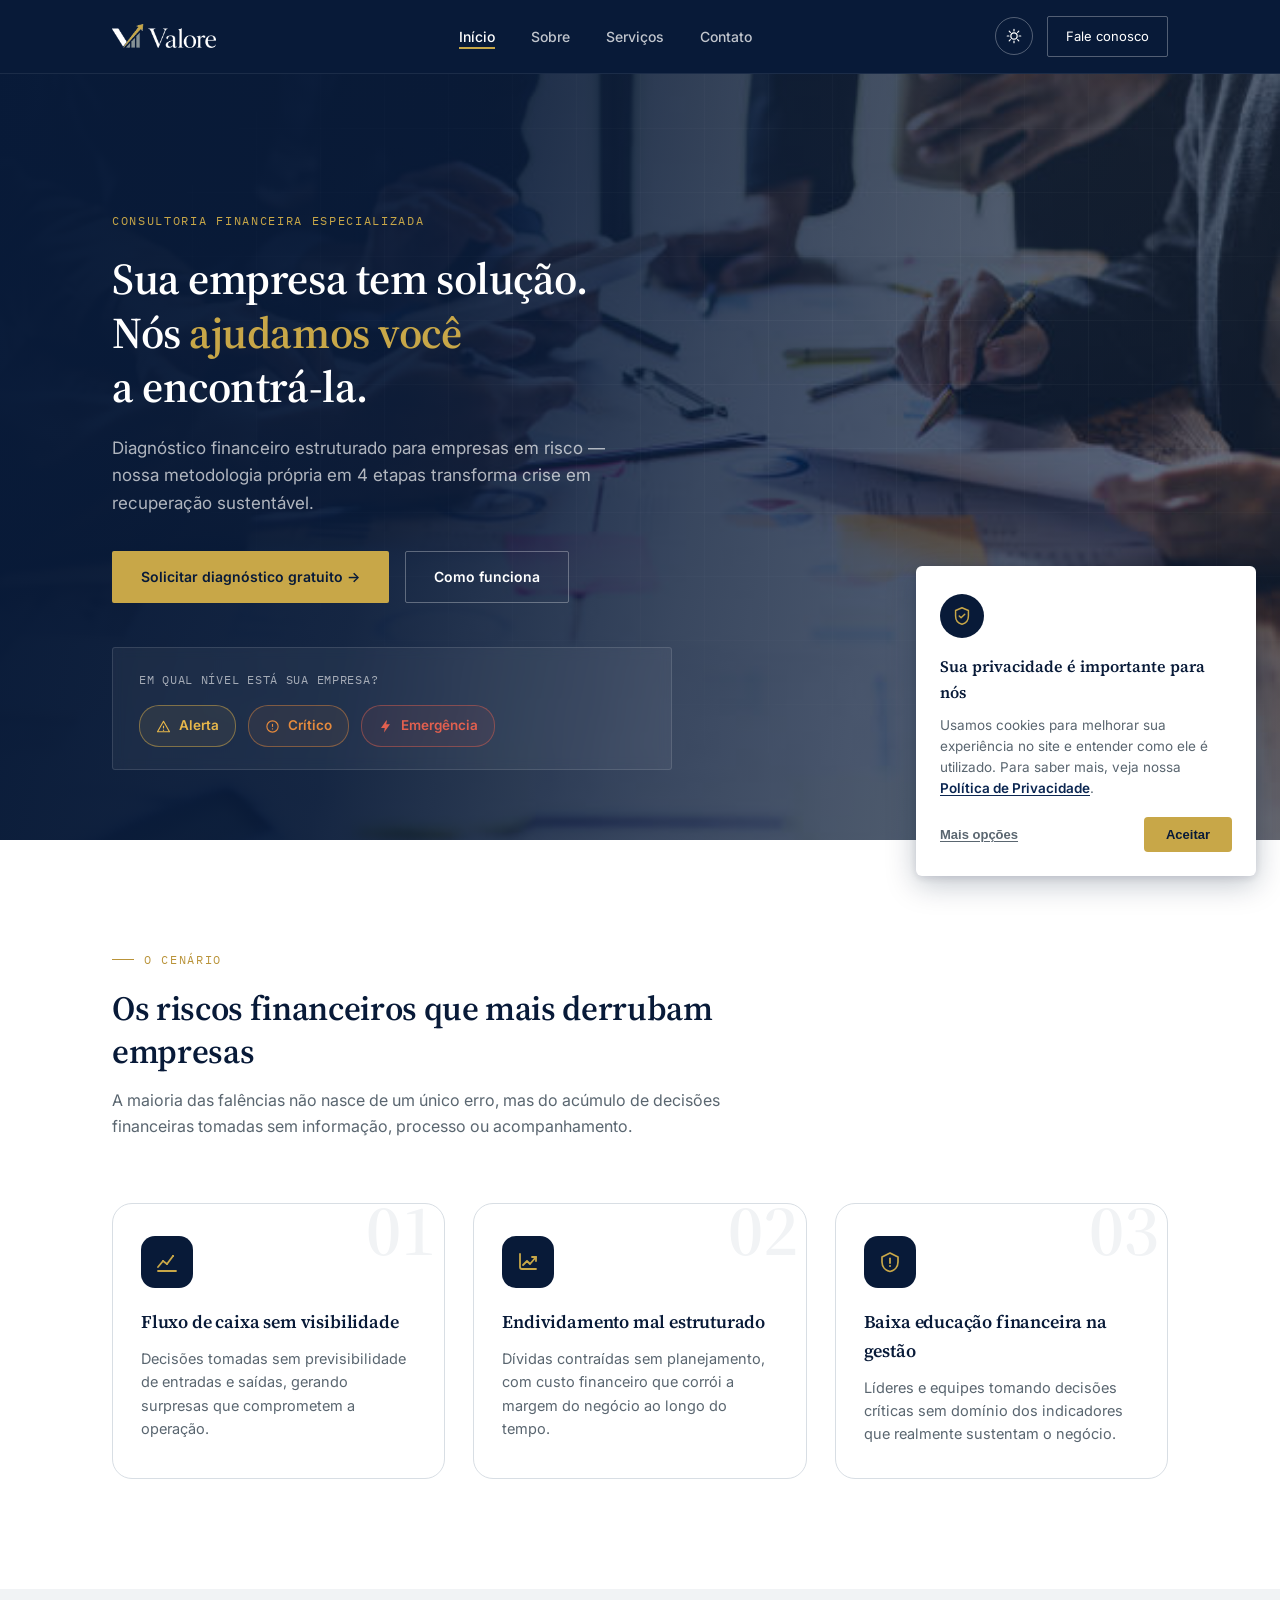
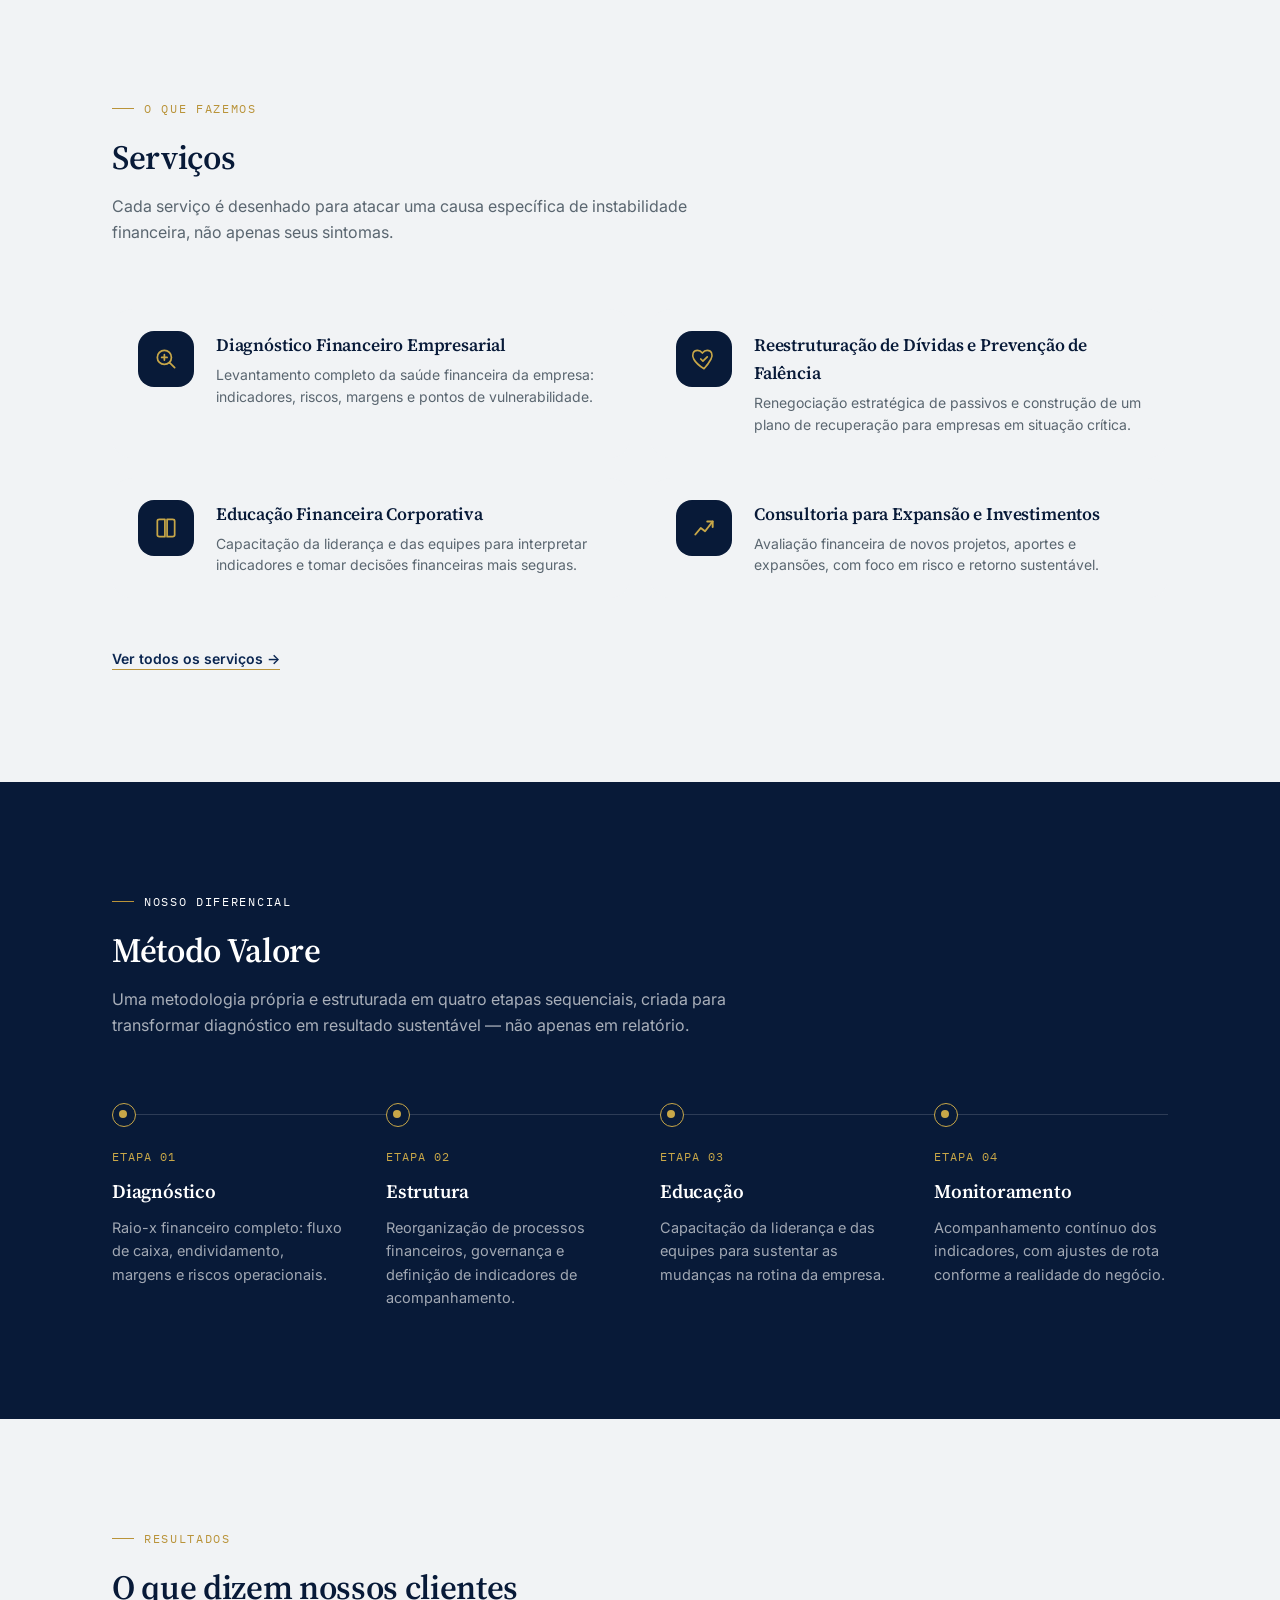
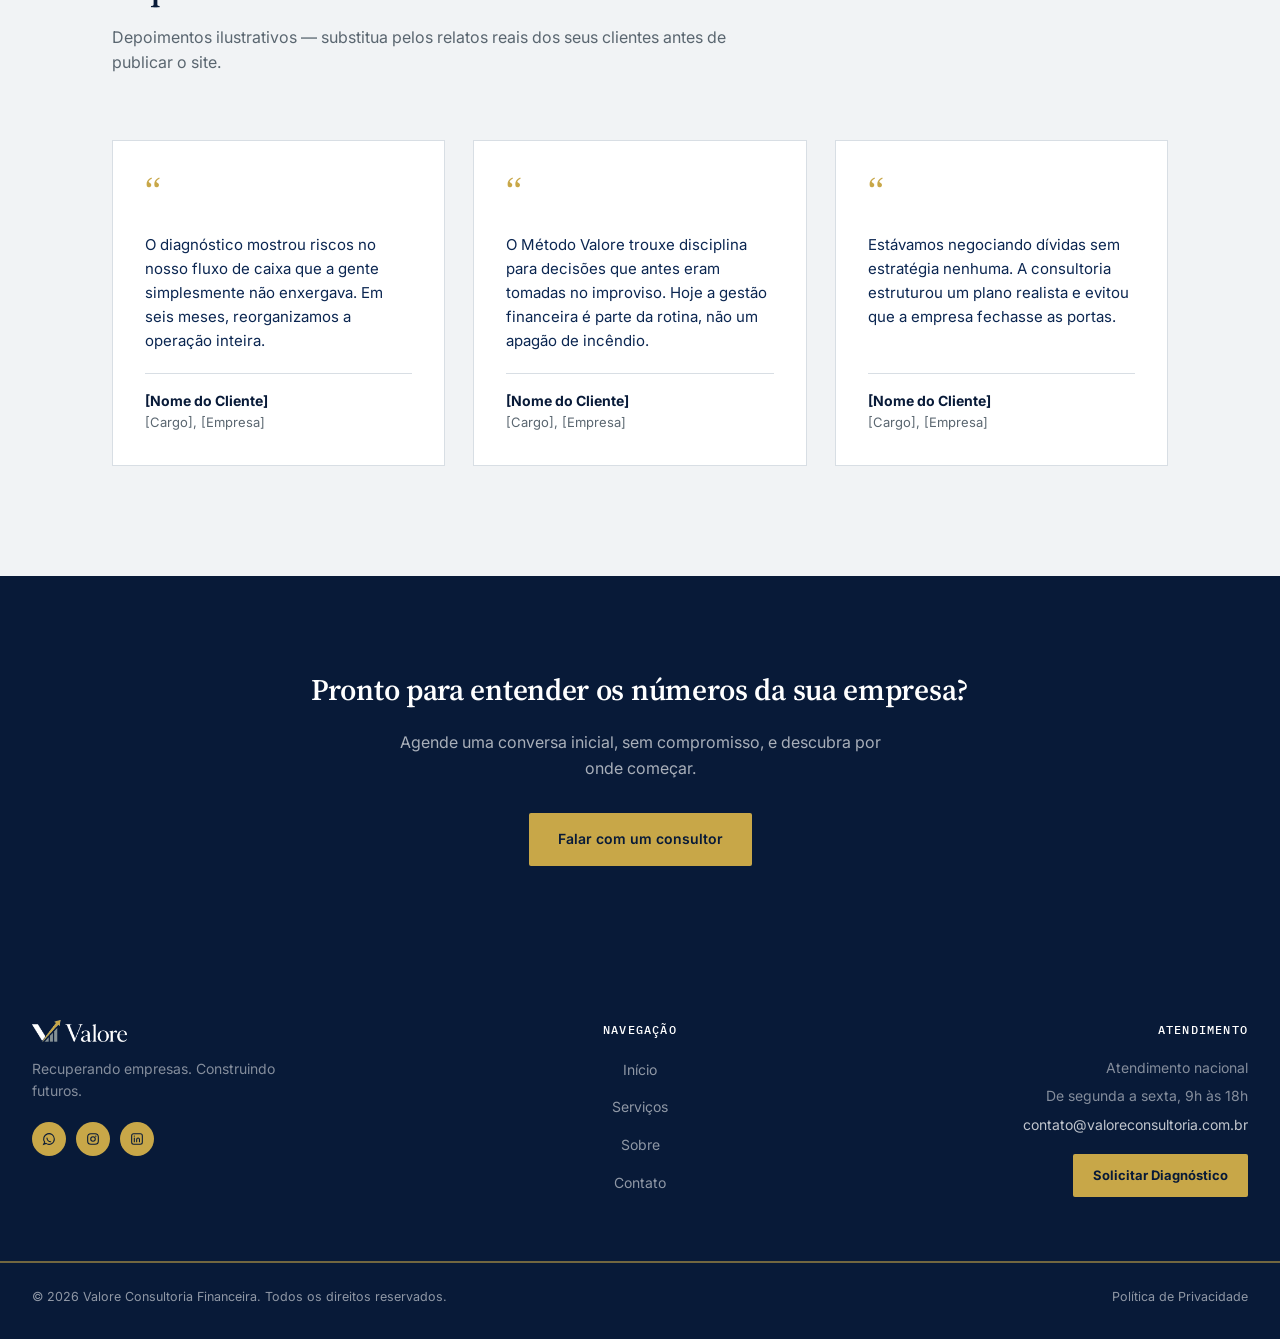
<file: index.html>
<!DOCTYPE html>
<html lang="pt-BR">
<head>
<meta charset="UTF-8">
<meta name="viewport" content="width=device-width, initial-scale=1.0">
<title>Valore Consultoria Financeira</title>
<meta name="description" content="Consultoria financeira especializada em diagnóstico, educação financeira e prevenção de falência empresarial.">
<link rel="preconnect" href="https://fonts.googleapis.com">
<link rel="preconnect" href="https://fonts.gstatic.com" crossorigin>
<link href="https://fonts.googleapis.com/css2?family=Source+Serif+4:opsz,wght@8..60,400;8..60,500;8..60,600;8..60,700&family=Inter:wght@400;500;600&family=IBM+Plex+Mono:wght@400;500&display=swap" rel="stylesheet">
<link rel="stylesheet" href="style.css">
<link rel="icon" type="image/png" href="valore-icon-square.png">
<script>
  (function () {
    try {
      var saved = localStorage.getItem('valore-theme');
      if (saved === 'dark') document.documentElement.setAttribute('data-theme', 'dark');
    } catch (e) {}
  })();
</script>
</head>
<body>

<header>
  <div class="nav-wrap">
    <a href="index.html" class="logo">
      <img src="valore-logo-white.png" alt="Valore Consultoria Financeira" class="logo-img">
    </a>
    <nav>
      <ul>
        <li><a href="index.html" class="active">Início</a></li>
        <li><a href="sobre.html">Sobre</a></li>
        <li><a href="serviços.html">Serviços</a></li>
        <li><a href="contato.html">Contato</a></li>
      </ul>
    </nav>
    <div class="nav-right">
      <button id="theme-toggle" class="theme-toggle" aria-label="Alternar modo escuro" type="button">
        <svg class="icon-sun" viewBox="0 0 24 24" fill="none"><circle cx="12" cy="12" r="4.2" stroke="currentColor" stroke-width="1.6"/><path d="M12 3v2.2M12 18.8V21M21 12h-2.2M5.2 12H3M18.4 5.6l-1.55 1.55M7.15 16.85 5.6 18.4M18.4 18.4l-1.55-1.55M7.15 7.15 5.6 5.6" stroke="currentColor" stroke-width="1.6" stroke-linecap="round"/></svg>
        <svg class="icon-moon" viewBox="0 0 24 24" fill="none"><path d="M20 14.5A8.5 8.5 0 1 1 9.5 4a6.8 6.8 0 0 0 10.5 10.5z" stroke="currentColor" stroke-width="1.6" stroke-linejoin="round"/></svg>
      </button>
      <a href="contato.html" class="nav-cta">Fale conosco</a>
    </div>
  </div>
</header>

<!-- HERO -->
<section class="hero hero-photo">
  <div class="hero-grid-lines"></div>
  <div class="container">
    <div class="hero-content-narrow">
      <div class="hero-eyebrow">Consultoria Financeira Especializada</div>
      <h1>Sua empresa tem solução.<br>Nós <em>ajudamos você</em><br>a encontrá-la.</h1>
      <p>Diagnóstico financeiro estruturado para empresas em risco — nossa metodologia própria em 4 etapas transforma crise em recuperação sustentável.</p>
      <div class="hero-actions">
        <a href="contato.html" class="btn btn-primary">Solicitar diagnóstico gratuito →</a>
        <a href="serviços.html" class="btn btn-outline">Como funciona</a>
      </div>

      <div class="risk-card">
        <span class="risk-card-label">Em qual nível está sua empresa?</span>
        <div class="risk-options">
          <a href="contato.html?nivel=alerta" class="risk-pill risk-alerta">
            <svg viewBox="0 0 20 20" fill="none"><path d="M10 3l8 14H2L10 3z" stroke="currentColor" stroke-width="1.5" stroke-linejoin="round"/><line x1="10" y1="9" x2="10" y2="12.5" stroke="currentColor" stroke-width="1.5"/><circle cx="10" cy="15" r="0.9" fill="currentColor"/></svg>
            Alerta
          </a>
          <a href="contato.html?nivel=critico" class="risk-pill risk-critico">
            <svg viewBox="0 0 20 20" fill="none"><circle cx="10" cy="10" r="7.5" stroke="currentColor" stroke-width="1.5"/><line x1="10" y1="6.5" x2="10" y2="10.5" stroke="currentColor" stroke-width="1.5"/><circle cx="10" cy="13.2" r="0.9" fill="currentColor"/></svg>
            Crítico
          </a>
          <a href="contato.html?nivel=emergencia" class="risk-pill risk-emergencia">
            <svg viewBox="0 0 20 20" fill="none"><path d="M11 2 4 12h5l-1 6 8-11h-5l1-5z" fill="currentColor"/></svg>
            Emergência
          </a>
        </div>
      </div>
    </div>
  </div>
</section>

<!-- DESAFIOS -->
<section id="desafios">
  <div class="container">
    <div class="section-head">
      <div class="eyebrow">O cenário</div>
      <h2>Os riscos financeiros que mais derrubam empresas</h2>
      <p>A maioria das falências não nasce de um único erro, mas do acúmulo de decisões financeiras tomadas sem informação, processo ou acompanhamento.</p>
    </div>
    <div class="challenge-grid-v2">
      <div class="challenge-card-v2">
        <span class="challenge-num-bg">01</span>
        <div class="challenge-icon">
          <svg viewBox="0 0 24 24" fill="none"><path d="M3 17l5-6 4 3 6-8" stroke="currentColor" stroke-width="1.8" stroke-linecap="round" stroke-linejoin="round"/><path d="M3 21h18" stroke="currentColor" stroke-width="1.8" stroke-linecap="round"/><circle cx="8" cy="11" r="1.1" fill="currentColor"/><circle cx="12" cy="14" r="1.1" fill="currentColor"/><circle cx="18" cy="6" r="1.1" fill="currentColor"/></svg>
        </div>
        <h3>Fluxo de caixa sem visibilidade</h3>
        <p>Decisões tomadas sem previsibilidade de entradas e saídas, gerando surpresas que comprometem a operação.</p>
      </div>
      <div class="challenge-card-v2">
        <span class="challenge-num-bg">02</span>
        <div class="challenge-icon">
          <svg viewBox="0 0 24 24" fill="none"><path d="M4 4v13a2 2 0 002 2h14" stroke="currentColor" stroke-width="1.8" stroke-linecap="round"/><path d="M7 15l4-4 3 3 6-7" stroke="currentColor" stroke-width="1.8" stroke-linecap="round" stroke-linejoin="round"/><path d="M20 11V7h-4" stroke="currentColor" stroke-width="1.8" stroke-linecap="round" stroke-linejoin="round"/></svg>
        </div>
        <h3>Endividamento mal estruturado</h3>
        <p>Dívidas contraídas sem planejamento, com custo financeiro que corrói a margem do negócio ao longo do tempo.</p>
      </div>
      <div class="challenge-card-v2">
        <span class="challenge-num-bg">03</span>
        <div class="challenge-icon">
          <svg viewBox="0 0 24 24" fill="none"><path d="M12 3l8 4v5c0 4.8-3.4 8.4-8 9.5-4.6-1.1-8-4.7-8-9.5V7l8-4z" stroke="currentColor" stroke-width="1.7" stroke-linejoin="round"/><line x1="12" y1="8.5" x2="12" y2="13" stroke="currentColor" stroke-width="1.8" stroke-linecap="round"/><circle cx="12" cy="16" r="1" fill="currentColor"/></svg>
        </div>
        <h3>Baixa educação financeira na gestão</h3>
        <p>Líderes e equipes tomando decisões críticas sem domínio dos indicadores que realmente sustentam o negócio.</p>
      </div>
    </div>
  </div>
</section>

<!-- SERVIÇOS (teaser) -->
<section class="section-alt">
  <div class="container">
    <div class="section-head">
      <div class="eyebrow">O que fazemos</div>
      <h2>Serviços</h2>
      <p>Cada serviço é desenhado para atacar uma causa específica de instabilidade financeira, não apenas seus sintomas.</p>
    </div>
    <div class="services-pill-grid">
      <div class="service-pill">
        <div class="service-pill-icon">
          <svg viewBox="0 0 24 24" fill="none"><circle cx="10.5" cy="10.5" r="6.5" stroke="currentColor" stroke-width="1.6"/><line x1="15.3" y1="15.3" x2="20" y2="20" stroke="currentColor" stroke-width="1.6" stroke-linecap="round"/><path d="M8 10.5h5M10.5 8v5" stroke="currentColor" stroke-width="1.6" stroke-linecap="round"/></svg>
        </div>
        <div class="service-pill-text">
          <h3>Diagnóstico Financeiro Empresarial</h3>
          <p>Levantamento completo da saúde financeira da empresa: indicadores, riscos, margens e pontos de vulnerabilidade.</p>
        </div>
      </div>
      <div class="service-pill">
        <div class="service-pill-icon">
          <svg viewBox="0 0 24 24" fill="none"><path d="M12 21s-7-4.35-9.5-9C.5 8 2 4 6 4c2 0 3.5 1.2 4.5 2.5C11.5 5.2 13 4 15 4c4 0 5.5 4 3.5 8-2.5 4.65-6.5 9-6.5 9z" stroke="currentColor" stroke-width="1.5" stroke-linejoin="round"/><path d="M9 12l2 2 4-4" stroke="currentColor" stroke-width="1.6" stroke-linecap="round" stroke-linejoin="round"/></svg>
        </div>
        <div class="service-pill-text">
          <h3>Reestruturação de Dívidas e Prevenção de Falência</h3>
          <p>Renegociação estratégica de passivos e construção de um plano de recuperação para empresas em situação crítica.</p>
        </div>
      </div>
      <div class="service-pill">
        <div class="service-pill-icon">
          <svg viewBox="0 0 24 24" fill="none"><path d="M4 5.5C4 4.7 4.7 4 6 4h5v16H6c-1.3 0-2-.7-2-1.5v-13z" stroke="currentColor" stroke-width="1.6" stroke-linejoin="round"/><path d="M20 5.5c0-.8-.7-1.5-2-1.5h-5v16h5c1.3 0 2-.7 2-1.5v-13z" stroke="currentColor" stroke-width="1.6" stroke-linejoin="round"/></svg>
        </div>
        <div class="service-pill-text">
          <h3>Educação Financeira Corporativa</h3>
          <p>Capacitação da liderança e das equipes para interpretar indicadores e tomar decisões financeiras mais seguras.</p>
        </div>
      </div>
      <div class="service-pill">
        <div class="service-pill-icon">
          <svg viewBox="0 0 24 24" fill="none"><path d="M4 18l5-6 4 3 7-9" stroke="currentColor" stroke-width="1.8" stroke-linecap="round" stroke-linejoin="round"/><path d="M15 6h5v5" stroke="currentColor" stroke-width="1.8" stroke-linecap="round" stroke-linejoin="round"/></svg>
        </div>
        <div class="service-pill-text">
          <h3>Consultoria para Expansão e Investimentos</h3>
          <p>Avaliação financeira de novos projetos, aportes e expansões, com foco em risco e retorno sustentável.</p>
        </div>
      </div>
    </div>
    <div class="section-foot-link">
      <a href="serviços.html" class="text-link">Ver todos os serviços →</a>
    </div>
  </div>
</section>

<!-- MÉTODO -->
<section class="method">
  <div class="container">
    <div class="section-head">
      <div class="eyebrow">Nosso diferencial</div>
      <h2>Método Valore</h2>
      <p>Uma metodologia própria e estruturada em quatro etapas sequenciais, criada para transformar diagnóstico em resultado sustentável — não apenas em relatório.</p>
    </div>
    <div class="method-line">
      <div class="method-step">
        <span class="step-label">ETAPA 01</span>
        <h3>Diagnóstico</h3>
        <p>Raio-x financeiro completo: fluxo de caixa, endividamento, margens e riscos operacionais.</p>
      </div>
      <div class="method-step">
        <span class="step-label">ETAPA 02</span>
        <h3>Estrutura</h3>
        <p>Reorganização de processos financeiros, governança e definição de indicadores de acompanhamento.</p>
      </div>
      <div class="method-step">
        <span class="step-label">ETAPA 03</span>
        <h3>Educação</h3>
        <p>Capacitação da liderança e das equipes para sustentar as mudanças na rotina da empresa.</p>
      </div>
      <div class="method-step">
        <span class="step-label">ETAPA 04</span>
        <h3>Monitoramento</h3>
        <p>Acompanhamento contínuo dos indicadores, com ajustes de rota conforme a realidade do negócio.</p>
      </div>
    </div>
  </div>
</section>

<!-- DEPOIMENTOS -->
<section class="section-alt">
  <div class="container">
    <div class="section-head">
      <div class="eyebrow">Resultados</div>
      <h2>O que dizem nossos clientes</h2>
      <p>Depoimentos ilustrativos — substitua pelos relatos reais dos seus clientes antes de publicar o site.</p>
    </div>
    <div class="testimonial-grid">
      <div class="testimonial-card">
        <span class="quote-mark">“</span>
        <p class="quote">O diagnóstico mostrou riscos no nosso fluxo de caixa que a gente simplesmente não enxergava. Em seis meses, reorganizamos a operação inteira.</p>
        <div class="testimonial-author">
          <strong>[Nome do Cliente]</strong>
          <span>[Cargo], [Empresa]</span>
        </div>
      </div>
      <div class="testimonial-card">
        <span class="quote-mark">“</span>
        <p class="quote">O Método Valore trouxe disciplina para decisões que antes eram tomadas no improviso. Hoje a gestão financeira é parte da rotina, não um apagão de incêndio.</p>
        <div class="testimonial-author">
          <strong>[Nome do Cliente]</strong>
          <span>[Cargo], [Empresa]</span>
        </div>
      </div>
      <div class="testimonial-card">
        <span class="quote-mark">“</span>
        <p class="quote">Estávamos negociando dívidas sem estratégia nenhuma. A consultoria estruturou um plano realista e evitou que a empresa fechasse as portas.</p>
        <div class="testimonial-author">
          <strong>[Nome do Cliente]</strong>
          <span>[Cargo], [Empresa]</span>
        </div>
      </div>
    </div>
  </div>
</section>

<section class="cta-band">
  <div class="container">
    <h2>Pronto para entender os números da sua empresa?</h2>
    <p>Agende uma conversa inicial, sem compromisso, e descubra por onde começar.</p>
    <a href="contato.html" class="btn btn-primary">Falar com um consultor</a>
  </div>
</section>

<footer>
  <div class="container">
    <div class="footer-top">
      <div>
        <img src="valore-logo-white.png" alt="Valore Consultoria Financeira" class="footer-logo-img">
        <p class="footer-tagline">Recuperando empresas. Construindo futuros.</p>
        <div class="footer-social">
          <a href="#" aria-label="WhatsApp">
            <svg viewBox="0 0 24 24" fill="none"><path d="M20 12a8 8 0 10-14.5 4.6L4 20l3.5-1.4A8 8 0 0020 12z" stroke="currentColor" stroke-width="1.6"/><path d="M9 10.5c0 3 2.5 5.5 5.5 5.5" stroke="currentColor" stroke-width="1.6" stroke-linecap="round"/></svg>
          </a>
          <a href="#" aria-label="Instagram">
            <svg viewBox="0 0 24 24" fill="none"><rect x="4" y="4" width="16" height="16" rx="5" stroke="currentColor" stroke-width="1.6"/><circle cx="12" cy="12" r="3.4" stroke="currentColor" stroke-width="1.6"/><circle cx="16.2" cy="7.8" r="1" fill="currentColor"/></svg>
          </a>
          <a href="#" aria-label="LinkedIn">
            <svg viewBox="0 0 24 24" fill="none"><rect x="4" y="4" width="16" height="16" rx="3" stroke="currentColor" stroke-width="1.6"/><line x1="8" y1="10.5" x2="8" y2="16" stroke="currentColor" stroke-width="1.6" stroke-linecap="round"/><circle cx="8" cy="7.6" r="0.9" fill="currentColor"/><path d="M11.5 16v-3.2c0-1.3 1-2.2 2.2-2.2s2 .9 2 2.2V16" stroke="currentColor" stroke-width="1.6" stroke-linecap="round"/></svg>
          </a>
        </div>
      </div>
      <div>
        <h4>Navegação</h4>
        <ul class="footer-links">
          <li><a href="index.html">Início</a></li>
          <li><a href="serviços.html">Serviços</a></li>
          <li><a href="sobre.html">Sobre</a></li>
          <li><a href="contato.html">Contato</a></li>
        </ul>
      </div>
      <div>
        <h4>Atendimento</h4>
        <p class="footer-attend-label">Atendimento nacional</p>
        <p class="footer-attend-label">De segunda a sexta, 9h às 18h</p>
        <p class="footer-attend-email"><a href="mailto:contato@valoreconsultoria.com.br">contato@valoreconsultoria.com.br</a></p>
        <a href="contato.html" class="footer-cta-btn">Solicitar Diagnóstico</a>
      </div>
    </div>
  </div>
  <div class="footer-wide-line"></div>
  <div class="container">
    <div class="footer-bottom">
      <span>© 2026 Valore Consultoria Financeira. Todos os direitos reservados.</span>
      <a href="#" class="footer-legal-link">Política de Privacidade</a>
    </div>
  </div>
</footer>

<div id="cookie-consent" class="cookie-consent">
  <div class="cookie-consent-icon">
    <svg viewBox="0 0 24 24" fill="none"><path d="M12 3l7 3v6c0 4.5-3 8-7 9-4-1-7-4.5-7-9V6l7-3z" stroke="currentColor" stroke-width="1.6" stroke-linejoin="round"/><path d="M9 12l2 2 4-4" stroke="currentColor" stroke-width="1.6" stroke-linecap="round" stroke-linejoin="round"/></svg>
  </div>
  <h5>Sua privacidade é importante para nós</h5>
  <p>Usamos cookies para melhorar sua experiência no site e entender como ele é utilizado. Para saber mais, veja nossa <a href="#">Política de Privacidade</a>.</p>
  <div class="cookie-consent-actions">
    <button id="cookie-more" type="button" class="cookie-more-btn">Mais opções</button>
    <button id="cookie-accept" type="button" class="cookie-accept-btn">Aceitar</button>
  </div>
</div>

<script src="theme.js"></script>
<script src="cookie-consent.js"></script>
</body>
</html>
</file>
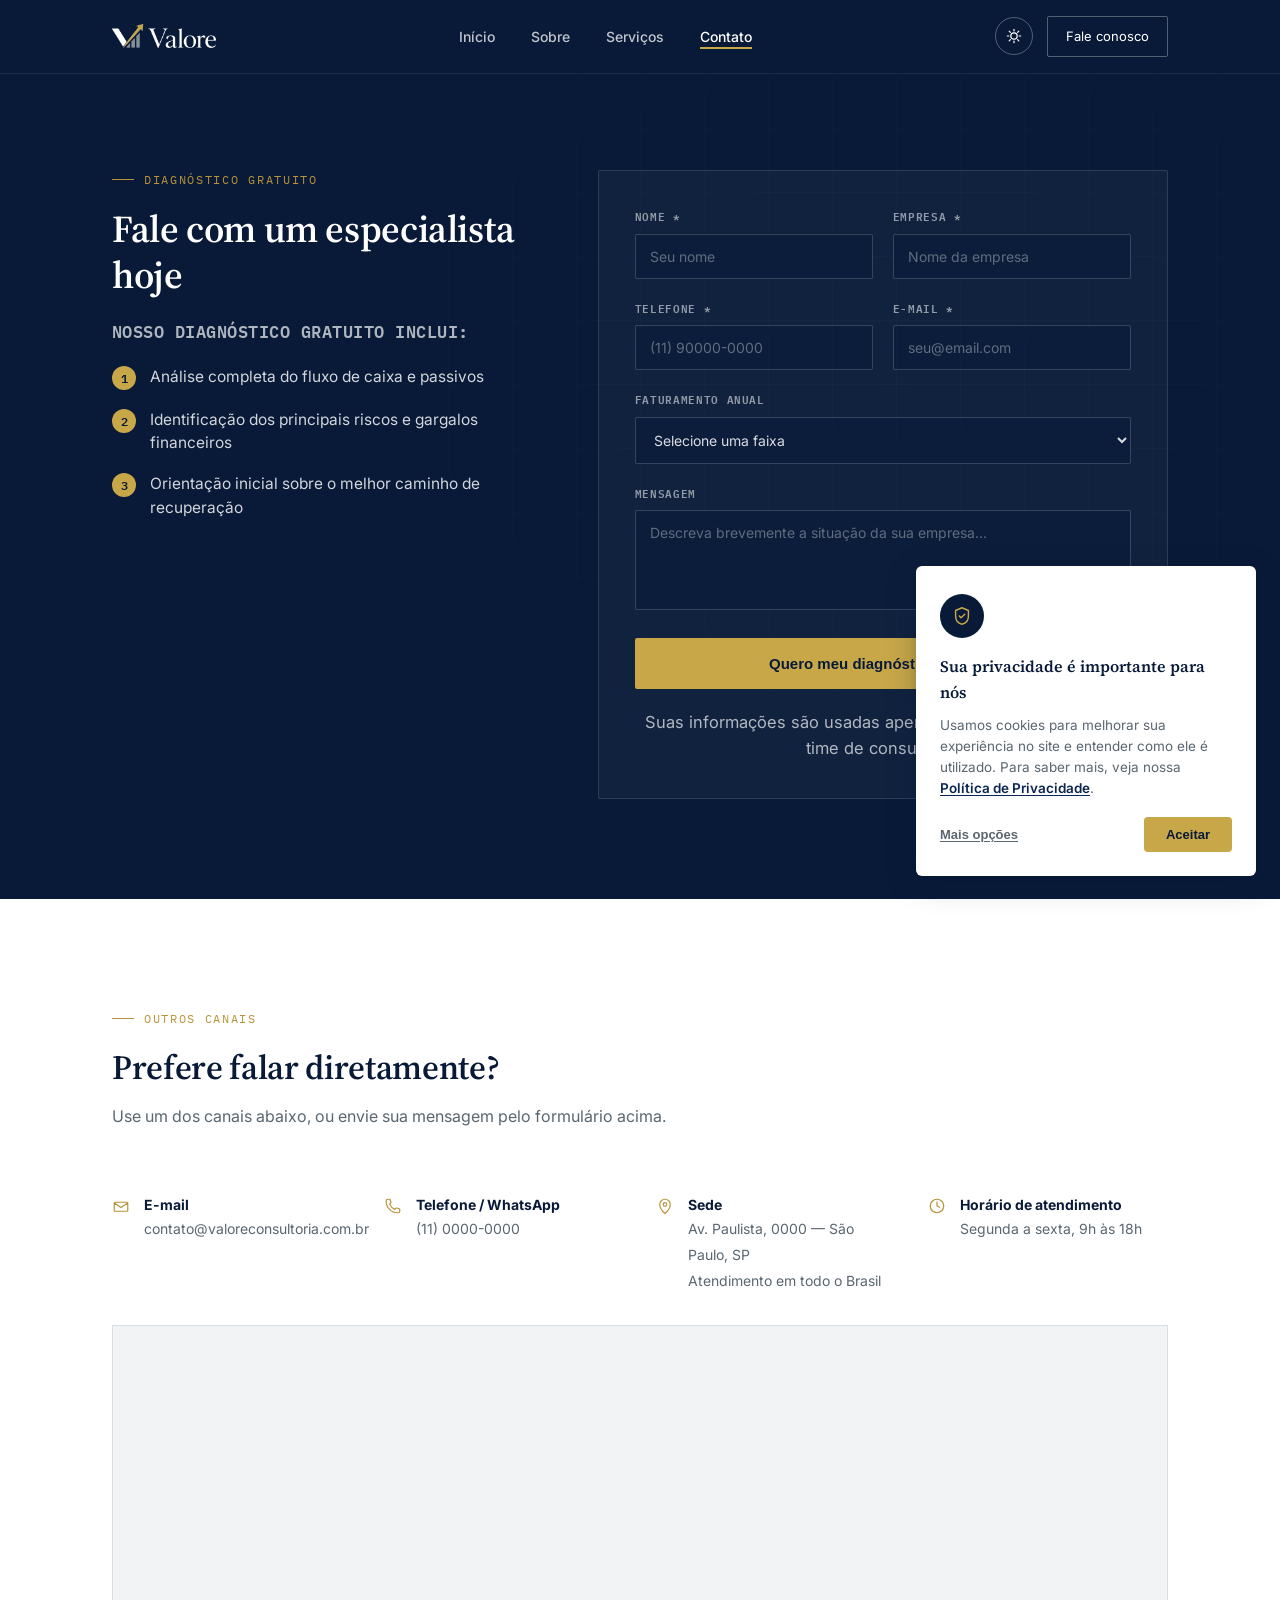
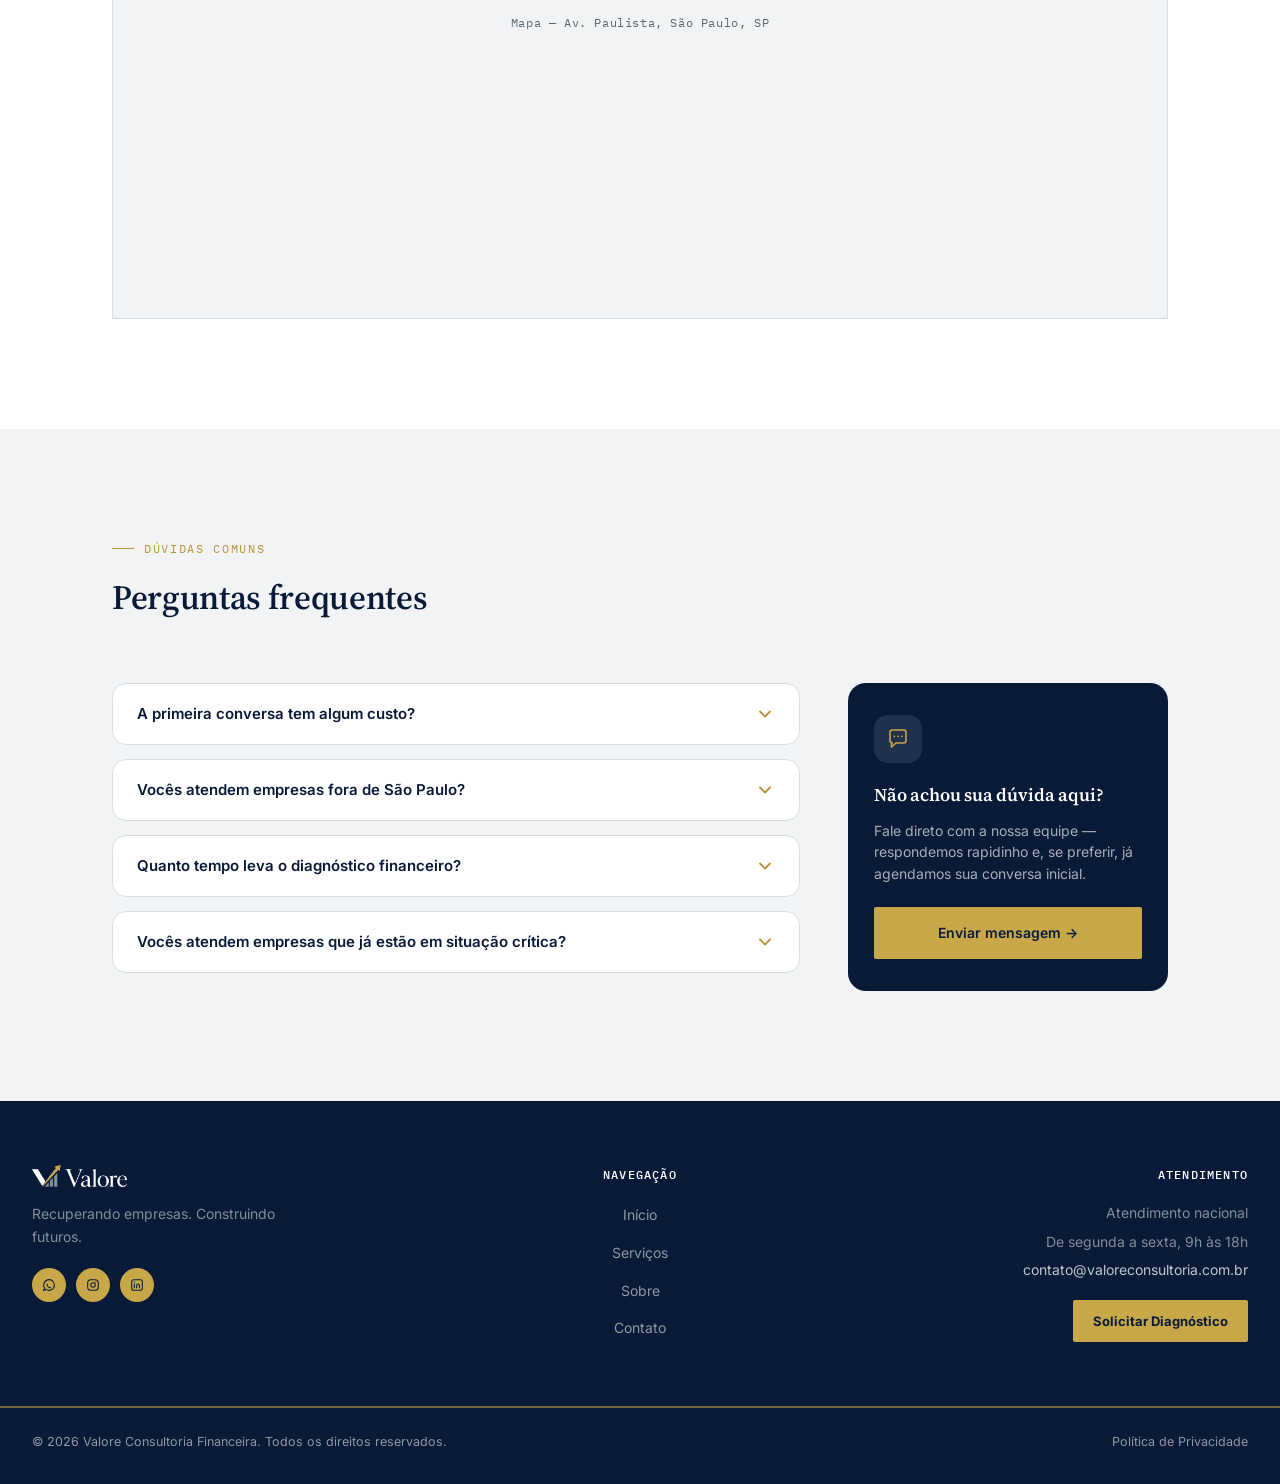
<file: contato.html>
<!DOCTYPE html>
<html lang="pt-BR">
<head>
<meta charset="UTF-8">
<meta name="viewport" content="width=device-width, initial-scale=1.0">
<title>Contato — Valore Consultoria Financeira</title>
<meta name="description" content="Fale com a Valore Consultoria Financeira. Atendimento em todo o Brasil, com sede em São Paulo.">
<link rel="preconnect" href="https://fonts.googleapis.com">
<link rel="preconnect" href="https://fonts.gstatic.com" crossorigin>
<link href="https://fonts.googleapis.com/css2?family=Source+Serif+4:opsz,wght@8..60,400;8..60,500;8..60,600;8..60,700&family=Inter:wght@400;500;600&family=IBM+Plex+Mono:wght@400;500&display=swap" rel="stylesheet">
<link rel="stylesheet" href="style.css">
<link rel="icon" type="image/png" href="valore-icon-square.png">
<script>
  (function () {
    try {
      var saved = localStorage.getItem('valore-theme');
      if (saved === 'dark') document.documentElement.setAttribute('data-theme', 'dark');
    } catch (e) {}
  })();
</script>
</head>
<body>

<header>
  <div class="nav-wrap">
    <a href="index.html" class="logo">
      <img src="valore-logo-white.png" alt="Valore Consultoria Financeira" class="logo-img">
    </a>
    <nav>
      <ul>
        <li><a href="index.html">Início</a></li>
        <li><a href="sobre.html">Sobre</a></li>
        <li><a href="serviços.html">Serviços</a></li>
        <li><a href="contato.html" class="active">Contato</a></li>
      </ul>
    </nav>
    <div class="nav-right">
      <button id="theme-toggle" class="theme-toggle" aria-label="Alternar modo escuro" type="button">
        <svg class="icon-sun" viewBox="0 0 24 24" fill="none"><circle cx="12" cy="12" r="4.2" stroke="currentColor" stroke-width="1.6"/><path d="M12 3v2.2M12 18.8V21M21 12h-2.2M5.2 12H3M18.4 5.6l-1.55 1.55M7.15 16.85 5.6 18.4M18.4 18.4l-1.55-1.55M7.15 7.15 5.6 5.6" stroke="currentColor" stroke-width="1.6" stroke-linecap="round"/></svg>
        <svg class="icon-moon" viewBox="0 0 24 24" fill="none"><path d="M20 14.5A8.5 8.5 0 1 1 9.5 4a6.8 6.8 0 0 0 10.5 10.5z" stroke="currentColor" stroke-width="1.6" stroke-linejoin="round"/></svg>
      </button>
      <a href="contato.html" class="nav-cta">Fale conosco</a>
    </div>
  </div>
</header>

<section class="page-hero diagnostic-hero">
  <div class="hero-grid-lines"></div>
  <div class="container diagnostic-grid">
    <div class="diagnostic-copy">
      <div class="eyebrow">Diagnóstico gratuito</div>
      <h1>Fale com um especialista hoje</h1>
      <p class="diagnostic-lead">Nosso diagnóstico gratuito inclui:</p>
      <ul class="diagnostic-list">
        <li><span class="num">1</span>Análise completa do fluxo de caixa e passivos</li>
        <li><span class="num">2</span>Identificação dos principais riscos e gargalos financeiros</li>
        <li><span class="num">3</span>Orientação inicial sobre o melhor caminho de recuperação</li>
      </ul>
    </div>

    <form class="diagnostic-form" id="formulario" onsubmit="event.preventDefault(); this.querySelector('.submit-btn-lg').textContent='Recebemos sua solicitação ✓'; this.querySelector('.submit-btn-lg').disabled=true;">
      <div class="form-row">
        <div class="field">
          <label for="d-nome">Nome *</label>
          <input id="d-nome" type="text" placeholder="Seu nome" required>
        </div>
        <div class="field">
          <label for="d-empresa">Empresa *</label>
          <input id="d-empresa" type="text" placeholder="Nome da empresa" required>
        </div>
      </div>
      <div class="form-row">
        <div class="field">
          <label for="d-telefone">Telefone *</label>
          <input id="d-telefone" type="tel" placeholder="(11) 90000-0000" required>
        </div>
        <div class="field">
          <label for="d-email">E-mail *</label>
          <input id="d-email" type="email" placeholder="seu@email.com" required>
        </div>
      </div>
      <div class="field">
        <label for="d-faturamento">Faturamento anual</label>
        <select id="d-faturamento">
          <option value="">Selecione uma faixa</option>
          <option>Até R$ 360 mil</option>
          <option>R$ 360 mil a R$ 4,8 milhões</option>
          <option>R$ 4,8 milhões a R$ 20 milhões</option>
          <option>Acima de R$ 20 milhões</option>
        </select>
      </div>
      <div class="field">
        <label for="d-mensagem">Mensagem</label>
        <textarea id="d-mensagem" placeholder="Descreva brevemente a situação da sua empresa..."></textarea>
      </div>
      <button type="submit" class="submit-btn-lg">Quero meu diagnóstico gratuito</button>
      <p class="form-note-dark">Suas informações são usadas apenas para retorno do nosso time de consultoria.</p>
    </form>
  </div>
</section>

<script>
  // Pré-preenche a mensagem quando chega pelo card "Em qual nível está sua empresa?" na home
  (function(){
    const params = new URLSearchParams(window.location.search);
    const nivel = params.get('nivel');
    if(!nivel) return;
    const textos = {
      alerta: 'Percebi alguns sinais de alerta financeiro na minha empresa e gostaria de entender melhor a situação.',
      critico: 'Minha empresa está em um momento financeiro crítico e preciso de orientação o quanto antes.',
      emergencia: 'Estamos em uma situação de emergência financeira e precisamos de ajuda urgente.'
    };
    const mensagem = document.getElementById('d-mensagem');
    if(mensagem && textos[nivel]) mensagem.value = textos[nivel];
  })();
</script>

<section>
  <div class="container">
    <div class="section-head">
      <div class="eyebrow">Outros canais</div>
      <h2>Prefere falar diretamente?</h2>
      <p>Use um dos canais abaixo, ou envie sua mensagem pelo formulário acima.</p>
    </div>

    <div class="contact-channels-grid">
      <div class="contact-detail">
        <svg class="icon" viewBox="0 0 24 24" fill="none"><path d="M3 8l9 6 9-6M3 8v10a1 1 0 001 1h16a1 1 0 001-1V8M3 8a1 1 0 011-1h16a1 1 0 011 1" stroke="currentColor" stroke-width="1.6"/></svg>
        <div><strong>E-mail</strong><span>contato@valoreconsultoria.com.br</span></div>
      </div>
      <div class="contact-detail">
        <svg class="icon" viewBox="0 0 24 24" fill="none"><path d="M3 5c0-1.1.9-2 2-2h2.2c.5 0 1 .3 1.1.8l1 3.2c.2.5 0 1-.4 1.3L7.5 9.5a13 13 0 007 7l1.2-1.4c.3-.4.9-.5 1.3-.4l3.2 1c.5.2.8.6.8 1.1V19c0 1.1-.9 2-2 2h-1C9.9 21 3 14.1 3 5.9V5z" stroke="currentColor" stroke-width="1.6"/></svg>
        <div><strong>Telefone / WhatsApp</strong><span>(11) 0000-0000</span></div>
      </div>
      <div class="contact-detail">
        <svg class="icon" viewBox="0 0 24 24" fill="none"><path d="M12 22s7-6.2 7-12a7 7 0 10-14 0c0 5.8 7 12 7 12z" stroke="currentColor" stroke-width="1.6"/><circle cx="12" cy="10" r="2.4" stroke="currentColor" stroke-width="1.6"/></svg>
        <div><strong>Sede</strong><span>Av. Paulista, 0000 — São Paulo, SP<br>Atendimento em todo o Brasil</span></div>
      </div>
      <div class="contact-detail">
        <svg class="icon" viewBox="0 0 24 24" fill="none"><path d="M12 6v6l4 2" stroke="currentColor" stroke-width="1.6"/><circle cx="12" cy="12" r="9" stroke="currentColor" stroke-width="1.6"/></svg>
        <div><strong>Horário de atendimento</strong><span>Segunda a sexta, 9h às 18h</span></div>
      </div>
    </div>

    <div class="map-frame">Mapa — Av. Paulista, São Paulo, SP</div>
  </div>
</section>

<section class="section-alt">
  <div class="container">
    <div class="section-head">
      <div class="eyebrow">Dúvidas comuns</div>
      <h2>Perguntas frequentes</h2>
    </div>
    <div class="faq-layout">
      <div class="faq-accordion">
        <div class="faq-item">
          <button class="faq-question" type="button">
            A primeira conversa tem algum custo?
            <svg class="faq-chevron" viewBox="0 0 20 20" fill="none"><path d="M5 7.5L10 12.5L15 7.5" stroke="currentColor" stroke-width="1.8" stroke-linecap="round" stroke-linejoin="round"/></svg>
          </button>
          <div class="faq-answer">
            <p>Não. A conversa inicial serve para entendermos o momento da sua empresa e avaliarmos se e como podemos ajudar, sem qualquer compromisso.</p>
          </div>
        </div>
        <div class="faq-item">
          <button class="faq-question" type="button">
            Vocês atendem empresas fora de São Paulo?
            <svg class="faq-chevron" viewBox="0 0 20 20" fill="none"><path d="M5 7.5L10 12.5L15 7.5" stroke="currentColor" stroke-width="1.8" stroke-linecap="round" stroke-linejoin="round"/></svg>
          </button>
          <div class="faq-answer">
            <p>Sim. Embora nossa sede seja em São Paulo, atendemos empresas em todo o Brasil, presencialmente ou remotamente conforme a necessidade do cliente.</p>
          </div>
        </div>
        <div class="faq-item">
          <button class="faq-question" type="button">
            Quanto tempo leva o diagnóstico financeiro?
            <svg class="faq-chevron" viewBox="0 0 20 20" fill="none"><path d="M5 7.5L10 12.5L15 7.5" stroke="currentColor" stroke-width="1.8" stroke-linecap="round" stroke-linejoin="round"/></svg>
          </button>
          <div class="faq-answer">
            <p>Depende do porte e da complexidade da empresa, mas a maioria dos diagnósticos é concluída entre duas e quatro semanas.</p>
          </div>
        </div>
        <div class="faq-item">
          <button class="faq-question" type="button">
            Vocês atendem empresas que já estão em situação crítica?
            <svg class="faq-chevron" viewBox="0 0 20 20" fill="none"><path d="M5 7.5L10 12.5L15 7.5" stroke="currentColor" stroke-width="1.8" stroke-linecap="round" stroke-linejoin="round"/></svg>
          </button>
          <div class="faq-answer">
            <p>Sim. Temos um serviço específico de reestruturação de dívidas e prevenção de falência para empresas em momentos financeiros mais delicados.</p>
          </div>
        </div>
      </div>

      <div class="faq-side-card">
        <div class="faq-side-icon">
          <svg viewBox="0 0 24 24" fill="none"><path d="M4 5.5A2.5 2.5 0 016.5 3h11A2.5 2.5 0 0120 5.5v8a2.5 2.5 0 01-2.5 2.5H10l-4.5 4v-4H6.5A2.5 2.5 0 014 13.5v-8z" stroke="currentColor" stroke-width="1.6" stroke-linejoin="round"/><circle cx="8.3" cy="9.3" r="0.9" fill="currentColor"/><circle cx="12" cy="9.3" r="0.9" fill="currentColor"/><circle cx="15.7" cy="9.3" r="0.9" fill="currentColor"/></svg>
        </div>
        <h3>Não achou sua dúvida aqui?</h3>
        <p>Fale direto com a nossa equipe — respondemos rapidinho e, se preferir, já agendamos sua conversa inicial.</p>
        <a href="#formulario" class="btn btn-primary faq-side-btn">Enviar mensagem →</a>
      </div>
    </div>
  </div>
</section>

<script>
  document.querySelectorAll('.faq-question').forEach(function (btn) {
    btn.addEventListener('click', function () {
      var item = btn.closest('.faq-item');
      var wasOpen = item.classList.contains('is-open');
      item.parentElement.querySelectorAll('.faq-item').forEach(function (el) {
        el.classList.remove('is-open');
      });
      if (!wasOpen) item.classList.add('is-open');
    });
  });
</script>

<footer>
  <div class="container">
    <div class="footer-top">
      <div>
        <img src="valore-logo-white.png" alt="Valore Consultoria Financeira" class="footer-logo-img">
        <p class="footer-tagline">Recuperando empresas. Construindo futuros.</p>
        <div class="footer-social">
          <a href="#" aria-label="WhatsApp">
            <svg viewBox="0 0 24 24" fill="none"><path d="M20 12a8 8 0 10-14.5 4.6L4 20l3.5-1.4A8 8 0 0020 12z" stroke="currentColor" stroke-width="1.6"/><path d="M9 10.5c0 3 2.5 5.5 5.5 5.5" stroke="currentColor" stroke-width="1.6" stroke-linecap="round"/></svg>
          </a>
          <a href="#" aria-label="Instagram">
            <svg viewBox="0 0 24 24" fill="none"><rect x="4" y="4" width="16" height="16" rx="5" stroke="currentColor" stroke-width="1.6"/><circle cx="12" cy="12" r="3.4" stroke="currentColor" stroke-width="1.6"/><circle cx="16.2" cy="7.8" r="1" fill="currentColor"/></svg>
          </a>
          <a href="#" aria-label="LinkedIn">
            <svg viewBox="0 0 24 24" fill="none"><rect x="4" y="4" width="16" height="16" rx="3" stroke="currentColor" stroke-width="1.6"/><line x1="8" y1="10.5" x2="8" y2="16" stroke="currentColor" stroke-width="1.6" stroke-linecap="round"/><circle cx="8" cy="7.6" r="0.9" fill="currentColor"/><path d="M11.5 16v-3.2c0-1.3 1-2.2 2.2-2.2s2 .9 2 2.2V16" stroke="currentColor" stroke-width="1.6" stroke-linecap="round"/></svg>
          </a>
        </div>
      </div>
      <div>
        <h4>Navegação</h4>
        <ul class="footer-links">
          <li><a href="index.html">Início</a></li>
          <li><a href="serviços.html">Serviços</a></li>
          <li><a href="sobre.html">Sobre</a></li>
          <li><a href="contato.html">Contato</a></li>
        </ul>
      </div>
      <div>
        <h4>Atendimento</h4>
        <p class="footer-attend-label">Atendimento nacional</p>
        <p class="footer-attend-label">De segunda a sexta, 9h às 18h</p>
        <p class="footer-attend-email"><a href="mailto:contato@valoreconsultoria.com.br">contato@valoreconsultoria.com.br</a></p>
        <a href="contato.html" class="footer-cta-btn">Solicitar Diagnóstico</a>
      </div>
    </div>
  </div>
  <div class="footer-wide-line"></div>
  <div class="container">
    <div class="footer-bottom">
      <span>© 2026 Valore Consultoria Financeira. Todos os direitos reservados.</span>
      <a href="#" class="footer-legal-link">Política de Privacidade</a>
    </div>
  </div>
</footer>

<div id="cookie-consent" class="cookie-consent">
  <div class="cookie-consent-icon">
    <svg viewBox="0 0 24 24" fill="none"><path d="M12 3l7 3v6c0 4.5-3 8-7 9-4-1-7-4.5-7-9V6l7-3z" stroke="currentColor" stroke-width="1.6" stroke-linejoin="round"/><path d="M9 12l2 2 4-4" stroke="currentColor" stroke-width="1.6" stroke-linecap="round" stroke-linejoin="round"/></svg>
  </div>
  <h5>Sua privacidade é importante para nós</h5>
  <p>Usamos cookies para melhorar sua experiência no site e entender como ele é utilizado. Para saber mais, veja nossa <a href="#">Política de Privacidade</a>.</p>
  <div class="cookie-consent-actions">
    <button id="cookie-more" type="button" class="cookie-more-btn">Mais opções</button>
    <button id="cookie-accept" type="button" class="cookie-accept-btn">Aceitar</button>
  </div>
</div>

<script src="theme.js"></script>
<script src="cookie-consent.js"></script>
</body>
</html>
</file>
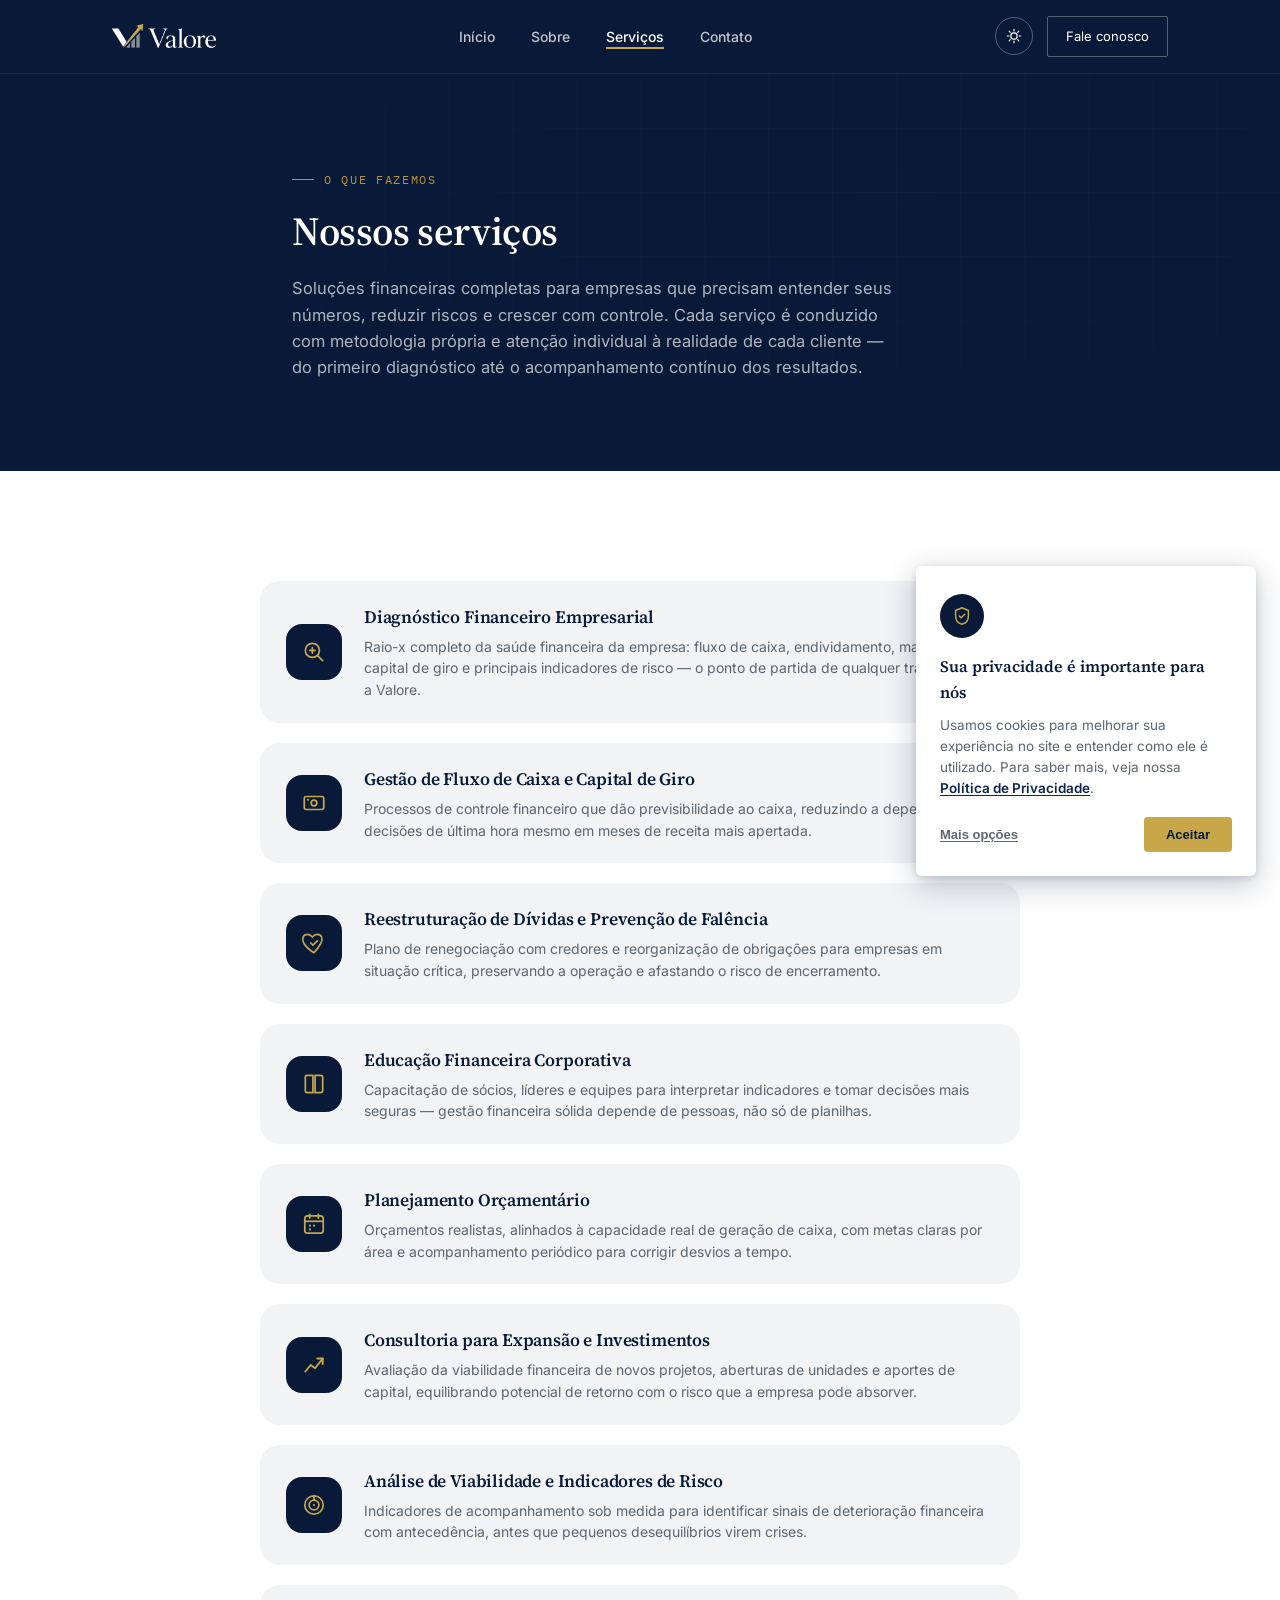
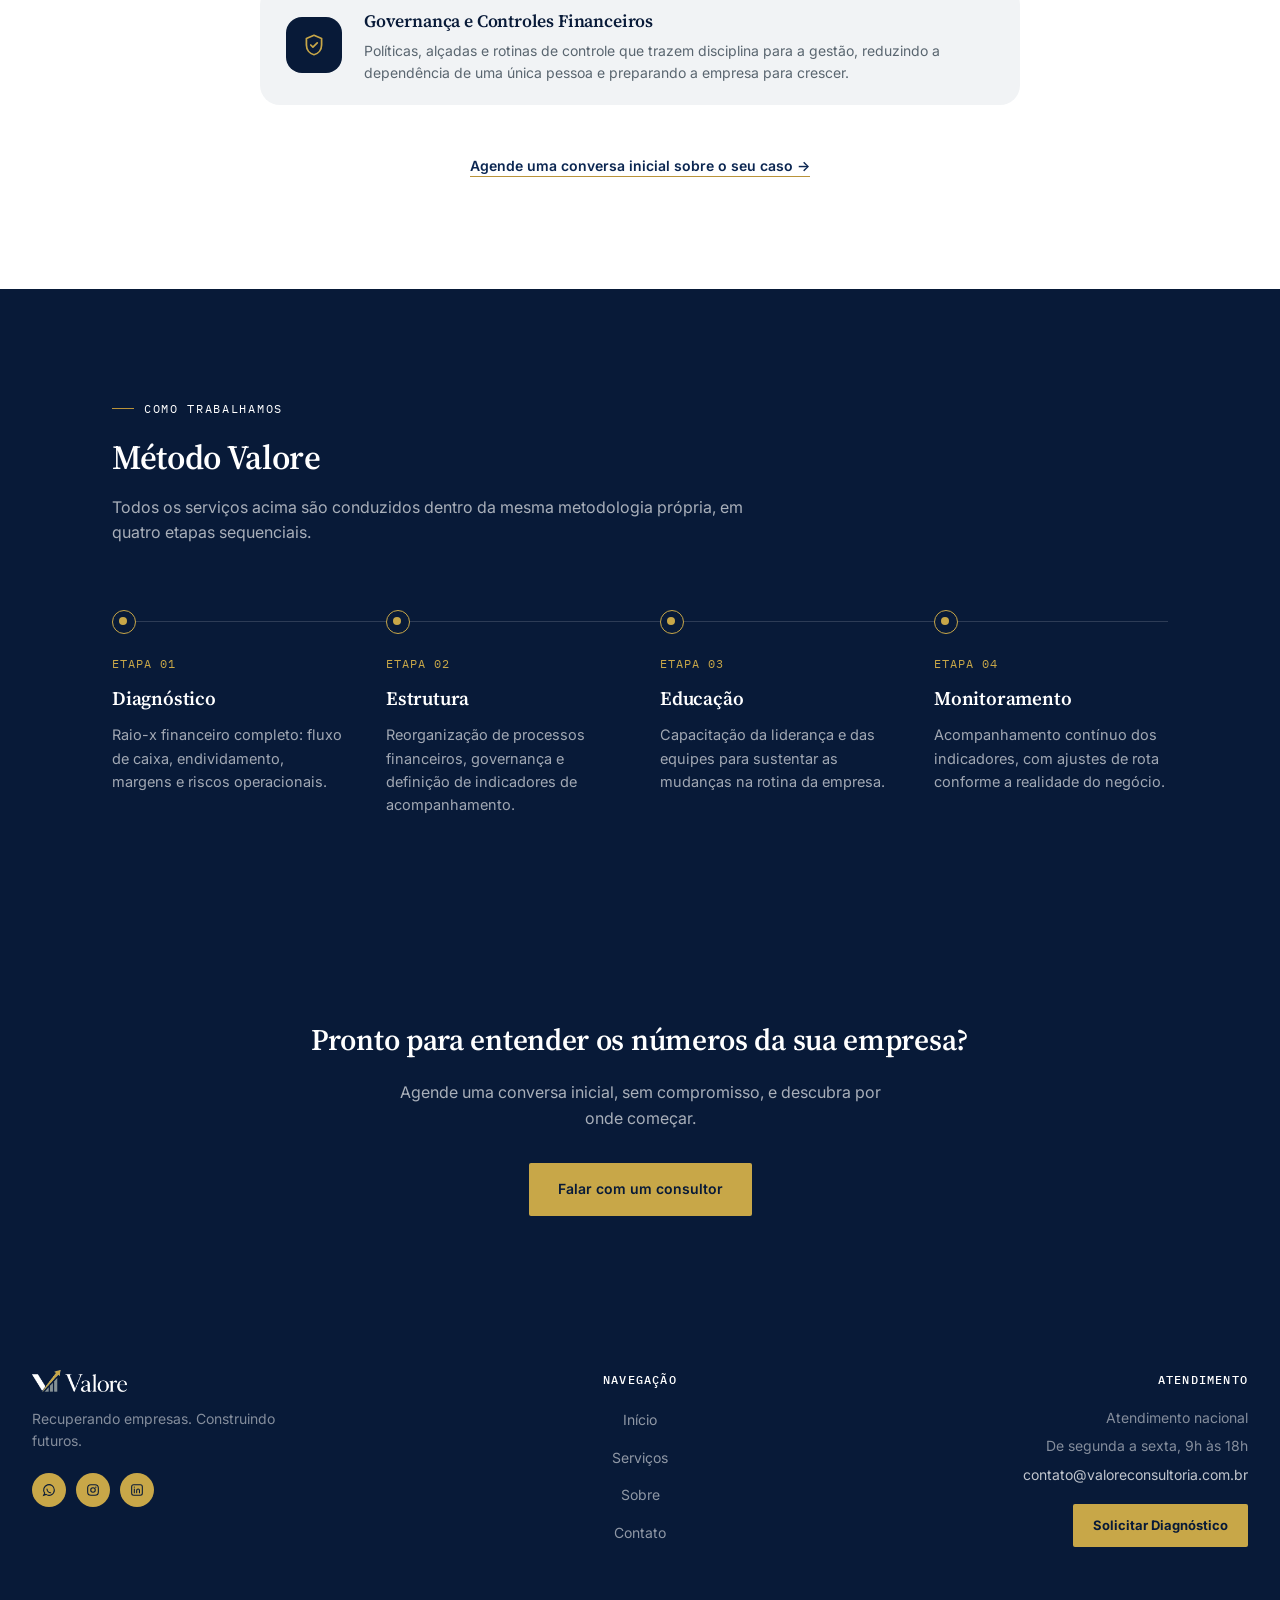
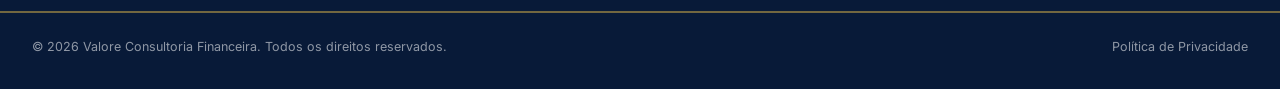
<file: serviços.html>
<!DOCTYPE html>
<html lang="pt-BR">
<head>
<meta charset="UTF-8">
<meta name="viewport" content="width=device-width, initial-scale=1.0">
<title>Serviços — Valore Consultoria Financeira</title>
<meta name="description" content="Conheça os serviços da Valore: diagnóstico financeiro, gestão de fluxo de caixa, reestruturação de dívidas, educação financeira corporativa e mais.">
<link rel="preconnect" href="https://fonts.googleapis.com">
<link rel="preconnect" href="https://fonts.gstatic.com" crossorigin>
<link href="https://fonts.googleapis.com/css2?family=Source+Serif+4:opsz,wght@8..60,400;8..60,500;8..60,600;8..60,700&family=Inter:wght@400;500;600&family=IBM+Plex+Mono:wght@400;500&display=swap" rel="stylesheet">
<link rel="stylesheet" href="style.css">
<link rel="icon" type="image/png" href="valore-icon-square.png">
<script>
  (function () {
    try {
      var saved = localStorage.getItem('valore-theme');
      if (saved === 'dark') document.documentElement.setAttribute('data-theme', 'dark');
    } catch (e) {}
  })();
</script>
</head>
<body>

<header>
  <div class="nav-wrap">
    <a href="index.html" class="logo">
      <img src="valore-logo-white.png" alt="Valore Consultoria Financeira" class="logo-img">
    </a>
    <nav>
      <ul>
        <li><a href="index.html">Início</a></li>
        <li><a href="sobre.html">Sobre</a></li>
        <li><a href="serviços.html" class="active">Serviços</a></li>
        <li><a href="contato.html">Contato</a></li>
      </ul>
    </nav>
    <div class="nav-right">
      <button id="theme-toggle" class="theme-toggle" aria-label="Alternar modo escuro" type="button">
        <svg class="icon-sun" viewBox="0 0 24 24" fill="none"><circle cx="12" cy="12" r="4.2" stroke="currentColor" stroke-width="1.6"/><path d="M12 3v2.2M12 18.8V21M21 12h-2.2M5.2 12H3M18.4 5.6l-1.55 1.55M7.15 16.85 5.6 18.4M18.4 18.4l-1.55-1.55M7.15 7.15 5.6 5.6" stroke="currentColor" stroke-width="1.6" stroke-linecap="round"/></svg>
        <svg class="icon-moon" viewBox="0 0 24 24" fill="none"><path d="M20 14.5A8.5 8.5 0 1 1 9.5 4a6.8 6.8 0 0 0 10.5 10.5z" stroke="currentColor" stroke-width="1.6" stroke-linejoin="round"/></svg>
      </button>
      <a href="contato.html" class="nav-cta">Fale conosco</a>
    </div>
  </div>
</header>

<section class="page-hero">
  <div class="hero-grid-lines"></div>
  <div class="container">
    <div class="eyebrow">O que fazemos</div>
    <h1>Nossos serviços</h1>
    <p>Soluções financeiras completas para empresas que precisam entender seus números, reduzir riscos e crescer com controle. Cada serviço é conduzido com metodologia própria e atenção individual à realidade de cada cliente — do primeiro diagnóstico até o acompanhamento contínuo dos resultados.</p>
  </div>
</section>

<section>
  <div class="container">
    <div class="services-pill-list">

      <div class="service-pill">
        <div class="service-pill-icon">
          <svg viewBox="0 0 24 24" fill="none"><circle cx="10.5" cy="10.5" r="6.5" stroke="currentColor" stroke-width="1.6"/><line x1="15.3" y1="15.3" x2="20" y2="20" stroke="currentColor" stroke-width="1.6" stroke-linecap="round"/><path d="M8 10.5h5M10.5 8v5" stroke="currentColor" stroke-width="1.6" stroke-linecap="round"/></svg>
        </div>
        <div class="service-pill-text">
          <h3>Diagnóstico Financeiro Empresarial</h3>
          <p>Raio-x completo da saúde financeira da empresa: fluxo de caixa, endividamento, margens, capital de giro e principais indicadores de risco — o ponto de partida de qualquer trabalho com a Valore.</p>
        </div>
      </div>

      <div class="service-pill">
        <div class="service-pill-icon">
          <svg viewBox="0 0 24 24" fill="none"><rect x="3" y="6" width="18" height="12" rx="2" stroke="currentColor" stroke-width="1.6"/><circle cx="12" cy="12" r="2.6" stroke="currentColor" stroke-width="1.6"/><line x1="6.5" y1="9" x2="6.5" y2="9" stroke="currentColor" stroke-width="2" stroke-linecap="round"/></svg>
        </div>
        <div class="service-pill-text">
          <h3>Gestão de Fluxo de Caixa e Capital de Giro</h3>
          <p>Processos de controle financeiro que dão previsibilidade ao caixa, reduzindo a dependência de decisões de última hora mesmo em meses de receita mais apertada.</p>
        </div>
      </div>

      <div class="service-pill">
        <div class="service-pill-icon">
          <svg viewBox="0 0 24 24" fill="none"><path d="M12 21s-7-4.35-9.5-9C.5 8 2 4 6 4c2 0 3.5 1.2 4.5 2.5C11.5 5.2 13 4 15 4c4 0 5.5 4 3.5 8-2.5 4.65-6.5 9-6.5 9z" stroke="currentColor" stroke-width="1.5" stroke-linejoin="round"/><path d="M9 12l2 2 4-4" stroke="currentColor" stroke-width="1.6" stroke-linecap="round" stroke-linejoin="round"/></svg>
        </div>
        <div class="service-pill-text">
          <h3>Reestruturação de Dívidas e Prevenção de Falência</h3>
          <p>Plano de renegociação com credores e reorganização de obrigações para empresas em situação crítica, preservando a operação e afastando o risco de encerramento.</p>
        </div>
      </div>

      <div class="service-pill">
        <div class="service-pill-icon">
          <svg viewBox="0 0 24 24" fill="none"><path d="M4 5.5C4 4.7 4.7 4 6 4h5v16H6c-1.3 0-2-.7-2-1.5v-13z" stroke="currentColor" stroke-width="1.6" stroke-linejoin="round"/><path d="M20 5.5c0-.8-.7-1.5-2-1.5h-5v16h5c1.3 0 2-.7 2-1.5v-13z" stroke="currentColor" stroke-width="1.6" stroke-linejoin="round"/></svg>
        </div>
        <div class="service-pill-text">
          <h3>Educação Financeira Corporativa</h3>
          <p>Capacitação de sócios, líderes e equipes para interpretar indicadores e tomar decisões mais seguras — gestão financeira sólida depende de pessoas, não só de planilhas.</p>
        </div>
      </div>

      <div class="service-pill">
        <div class="service-pill-icon">
          <svg viewBox="0 0 24 24" fill="none"><rect x="3.5" y="4.5" width="17" height="16" rx="2.5" stroke="currentColor" stroke-width="1.6"/><line x1="3.5" y1="9.5" x2="20.5" y2="9.5" stroke="currentColor" stroke-width="1.6"/><line x1="8" y1="3" x2="8" y2="6.5" stroke="currentColor" stroke-width="1.6" stroke-linecap="round"/><line x1="16" y1="3" x2="16" y2="6.5" stroke="currentColor" stroke-width="1.6" stroke-linecap="round"/><circle cx="8.2" cy="13.5" r="1" fill="currentColor"/><circle cx="12" cy="13.5" r="1" fill="currentColor"/><circle cx="8.2" cy="17" r="1" fill="currentColor"/></svg>
        </div>
        <div class="service-pill-text">
          <h3>Planejamento Orçamentário</h3>
          <p>Orçamentos realistas, alinhados à capacidade real de geração de caixa, com metas claras por área e acompanhamento periódico para corrigir desvios a tempo.</p>
        </div>
      </div>

      <div class="service-pill">
        <div class="service-pill-icon">
          <svg viewBox="0 0 24 24" fill="none"><path d="M4 18l5-6 4 3 7-9" stroke="currentColor" stroke-width="1.8" stroke-linecap="round" stroke-linejoin="round"/><path d="M15 6h5v5" stroke="currentColor" stroke-width="1.8" stroke-linecap="round" stroke-linejoin="round"/></svg>
        </div>
        <div class="service-pill-text">
          <h3>Consultoria para Expansão e Investimentos</h3>
          <p>Avaliação da viabilidade financeira de novos projetos, aberturas de unidades e aportes de capital, equilibrando potencial de retorno com o risco que a empresa pode absorver.</p>
        </div>
      </div>

      <div class="service-pill">
        <div class="service-pill-icon">
          <svg viewBox="0 0 24 24" fill="none"><circle cx="12" cy="12" r="8.5" stroke="currentColor" stroke-width="1.6"/><circle cx="12" cy="12" r="4.5" stroke="currentColor" stroke-width="1.6"/><circle cx="12" cy="12" r="1" fill="currentColor"/><line x1="12" y1="3.5" x2="12" y2="7.5" stroke="currentColor" stroke-width="1.6" stroke-linecap="round"/></svg>
        </div>
        <div class="service-pill-text">
          <h3>Análise de Viabilidade e Indicadores de Risco</h3>
          <p>Indicadores de acompanhamento sob medida para identificar sinais de deterioração financeira com antecedência, antes que pequenos desequilíbrios virem crises.</p>
        </div>
      </div>

      <div class="service-pill">
        <div class="service-pill-icon">
          <svg viewBox="0 0 24 24" fill="none"><path d="M12 3l7 3v6c0 4.5-3 8-7 9-4-1-7-4.5-7-9V6l7-3z" stroke="currentColor" stroke-width="1.6" stroke-linejoin="round"/><path d="M9 12l2 2 4-4" stroke="currentColor" stroke-width="1.6" stroke-linecap="round" stroke-linejoin="round"/></svg>
        </div>
        <div class="service-pill-text">
          <h3>Governança e Controles Financeiros</h3>
          <p>Políticas, alçadas e rotinas de controle que trazem disciplina para a gestão, reduzindo a dependência de uma única pessoa e preparando a empresa para crescer.</p>
        </div>
      </div>

    </div>

    <div class="section-foot-link" style="text-align:center;">
      <a href="contato.html" class="text-link">Agende uma conversa inicial sobre o seu caso →</a>
    </div>
  </div>
</section>

<section class="method section-alt-dark">
  <div class="container">
    <div class="section-head">
      <div class="eyebrow">Como trabalhamos</div>
      <h2>Método Valore</h2>
      <p>Todos os serviços acima são conduzidos dentro da mesma metodologia própria, em quatro etapas sequenciais.</p>
    </div>
    <div class="method-line">
      <div class="method-step">
        <span class="step-label">ETAPA 01</span>
        <h3>Diagnóstico</h3>
        <p>Raio-x financeiro completo: fluxo de caixa, endividamento, margens e riscos operacionais.</p>
      </div>
      <div class="method-step">
        <span class="step-label">ETAPA 02</span>
        <h3>Estrutura</h3>
        <p>Reorganização de processos financeiros, governança e definição de indicadores de acompanhamento.</p>
      </div>
      <div class="method-step">
        <span class="step-label">ETAPA 03</span>
        <h3>Educação</h3>
        <p>Capacitação da liderança e das equipes para sustentar as mudanças na rotina da empresa.</p>
      </div>
      <div class="method-step">
        <span class="step-label">ETAPA 04</span>
        <h3>Monitoramento</h3>
        <p>Acompanhamento contínuo dos indicadores, com ajustes de rota conforme a realidade do negócio.</p>
      </div>
    </div>
  </div>
</section>

<section class="cta-band">
  <div class="container">
    <h2>Pronto para entender os números da sua empresa?</h2>
    <p>Agende uma conversa inicial, sem compromisso, e descubra por onde começar.</p>
    <a href="contato.html" class="btn btn-primary">Falar com um consultor</a>
  </div>
</section>

<footer>
  <div class="container">
    <div class="footer-top">
      <div>
        <img src="valore-logo-white.png" alt="Valore Consultoria Financeira" class="footer-logo-img">
        <p class="footer-tagline">Recuperando empresas. Construindo futuros.</p>
        <div class="footer-social">
          <a href="#" aria-label="WhatsApp">
            <svg viewBox="0 0 24 24" fill="none"><path d="M20 12a8 8 0 10-14.5 4.6L4 20l3.5-1.4A8 8 0 0020 12z" stroke="currentColor" stroke-width="1.6"/><path d="M9 10.5c0 3 2.5 5.5 5.5 5.5" stroke="currentColor" stroke-width="1.6" stroke-linecap="round"/></svg>
          </a>
          <a href="#" aria-label="Instagram">
            <svg viewBox="0 0 24 24" fill="none"><rect x="4" y="4" width="16" height="16" rx="5" stroke="currentColor" stroke-width="1.6"/><circle cx="12" cy="12" r="3.4" stroke="currentColor" stroke-width="1.6"/><circle cx="16.2" cy="7.8" r="1" fill="currentColor"/></svg>
          </a>
          <a href="#" aria-label="LinkedIn">
            <svg viewBox="0 0 24 24" fill="none"><rect x="4" y="4" width="16" height="16" rx="3" stroke="currentColor" stroke-width="1.6"/><line x1="8" y1="10.5" x2="8" y2="16" stroke="currentColor" stroke-width="1.6" stroke-linecap="round"/><circle cx="8" cy="7.6" r="0.9" fill="currentColor"/><path d="M11.5 16v-3.2c0-1.3 1-2.2 2.2-2.2s2 .9 2 2.2V16" stroke="currentColor" stroke-width="1.6" stroke-linecap="round"/></svg>
          </a>
        </div>
      </div>
      <div>
        <h4>Navegação</h4>
        <ul class="footer-links">
          <li><a href="index.html">Início</a></li>
          <li><a href="serviços.html">Serviços</a></li>
          <li><a href="sobre.html">Sobre</a></li>
          <li><a href="contato.html">Contato</a></li>
        </ul>
      </div>
      <div>
        <h4>Atendimento</h4>
        <p class="footer-attend-label">Atendimento nacional</p>
        <p class="footer-attend-label">De segunda a sexta, 9h às 18h</p>
        <p class="footer-attend-email"><a href="mailto:contato@valoreconsultoria.com.br">contato@valoreconsultoria.com.br</a></p>
        <a href="contato.html" class="footer-cta-btn">Solicitar Diagnóstico</a>
      </div>
    </div>
  </div>
  <div class="footer-wide-line"></div>
  <div class="container">
    <div class="footer-bottom">
      <span>© 2026 Valore Consultoria Financeira. Todos os direitos reservados.</span>
      <a href="#" class="footer-legal-link">Política de Privacidade</a>
    </div>
  </div>
</footer>

<div id="cookie-consent" class="cookie-consent">
  <div class="cookie-consent-icon">
    <svg viewBox="0 0 24 24" fill="none"><path d="M12 3l7 3v6c0 4.5-3 8-7 9-4-1-7-4.5-7-9V6l7-3z" stroke="currentColor" stroke-width="1.6" stroke-linejoin="round"/><path d="M9 12l2 2 4-4" stroke="currentColor" stroke-width="1.6" stroke-linecap="round" stroke-linejoin="round"/></svg>
  </div>
  <h5>Sua privacidade é importante para nós</h5>
  <p>Usamos cookies para melhorar sua experiência no site e entender como ele é utilizado. Para saber mais, veja nossa <a href="#">Política de Privacidade</a>.</p>
  <div class="cookie-consent-actions">
    <button id="cookie-more" type="button" class="cookie-more-btn">Mais opções</button>
    <button id="cookie-accept" type="button" class="cookie-accept-btn">Aceitar</button>
  </div>
</div>

<script src="theme.js"></script>
<script src="cookie-consent.js"></script>
</body>
</html>
</file>
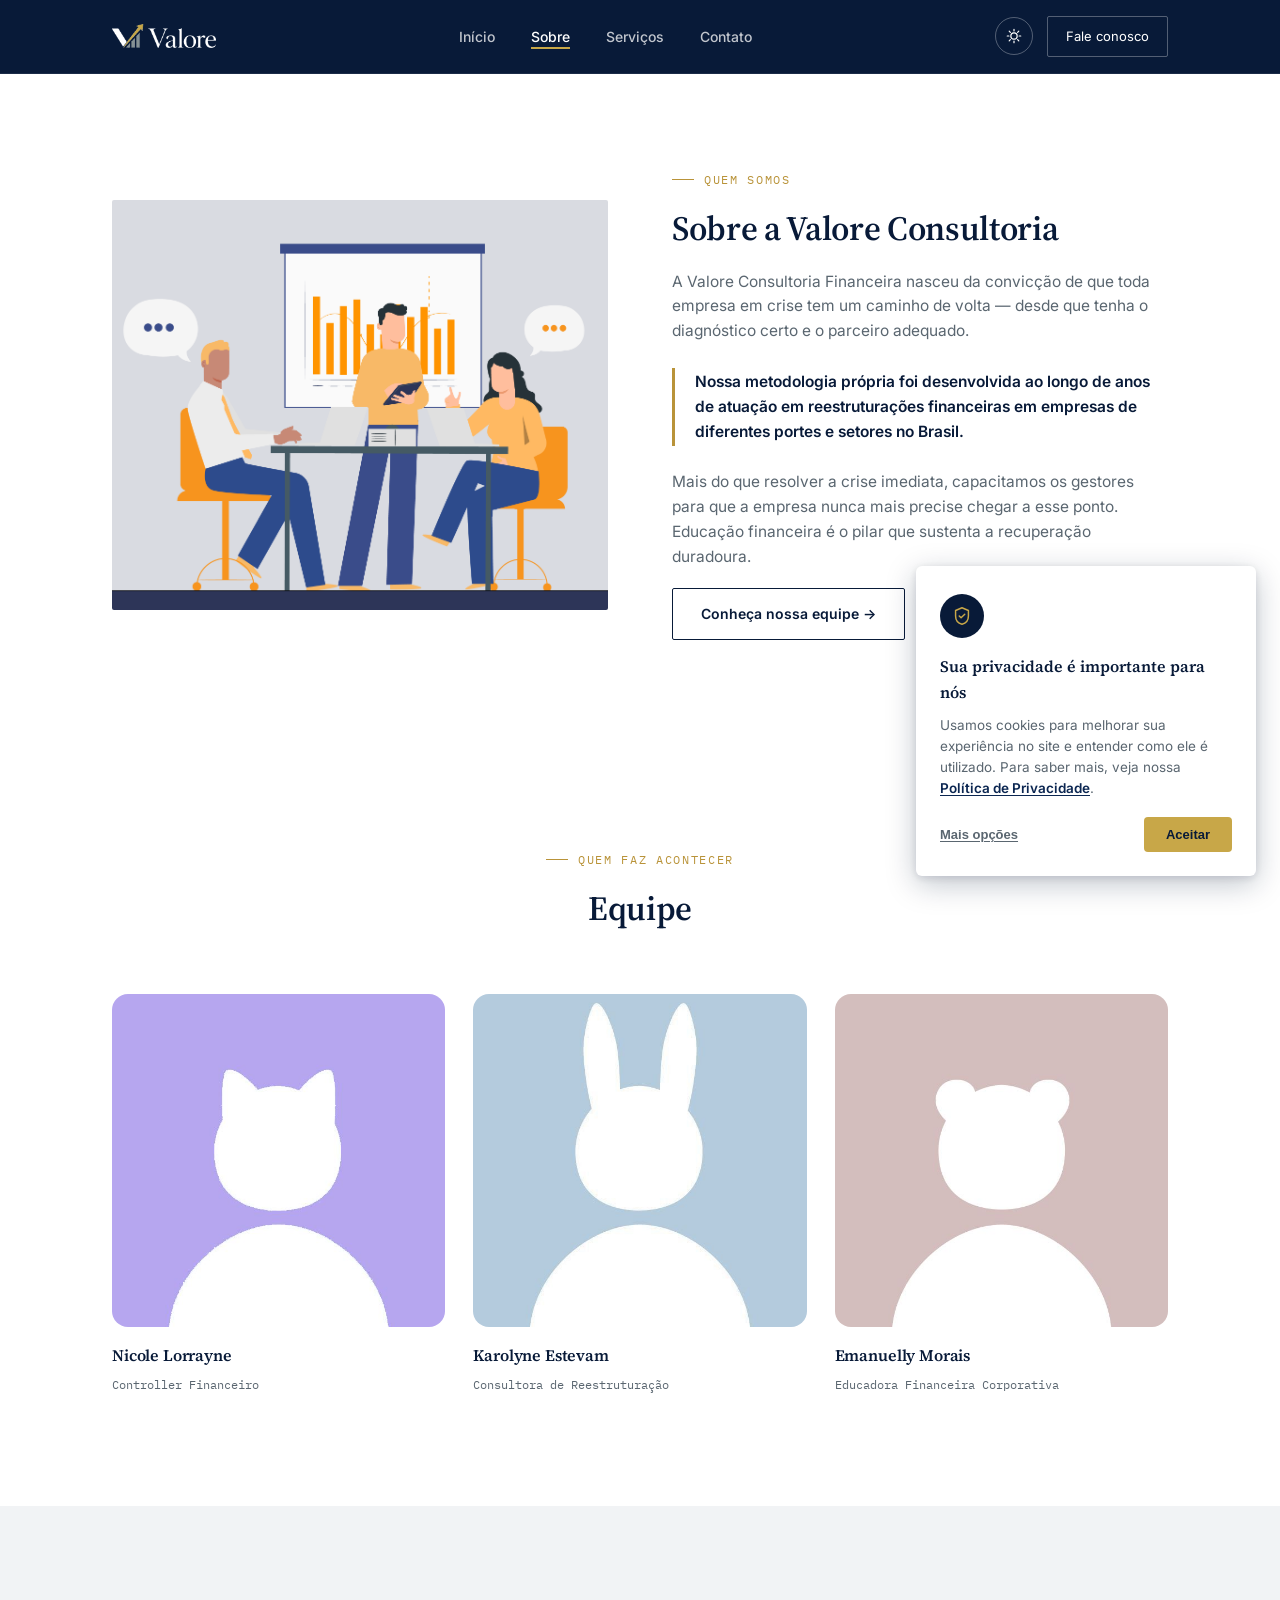
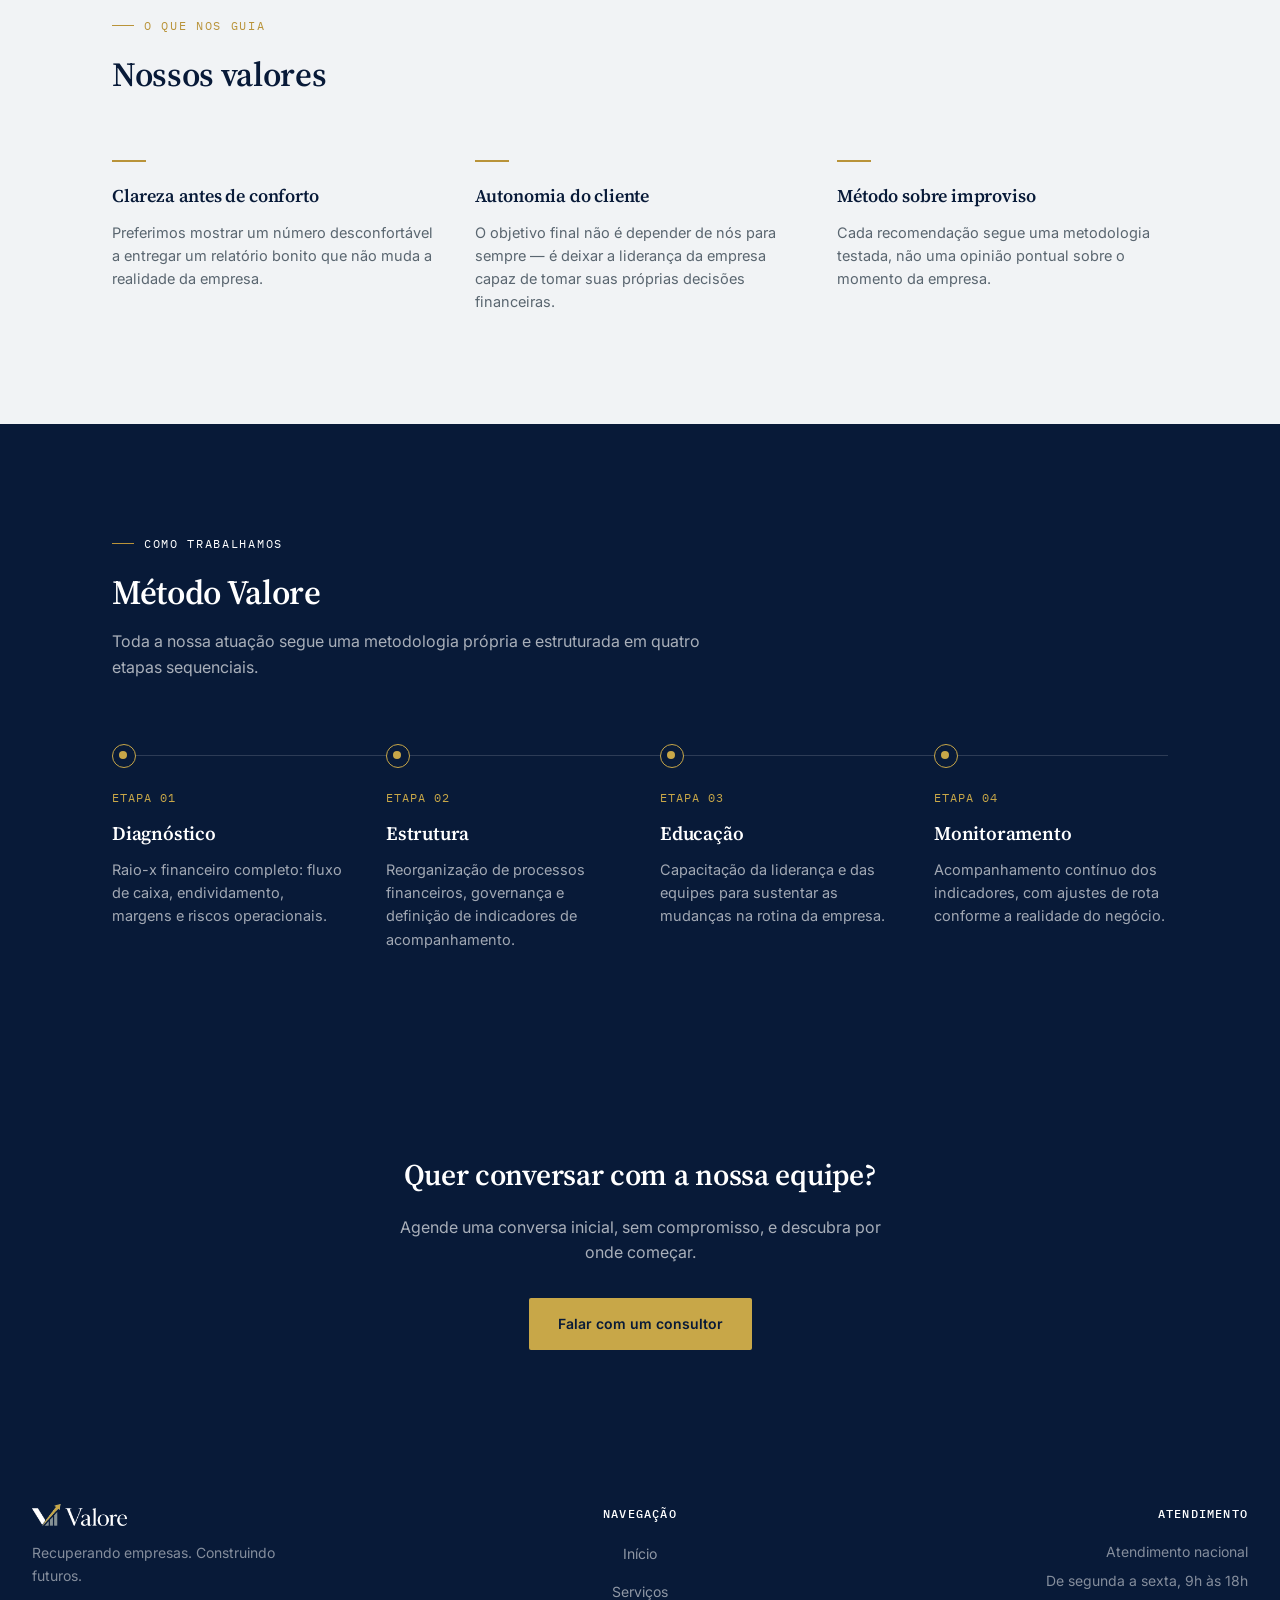
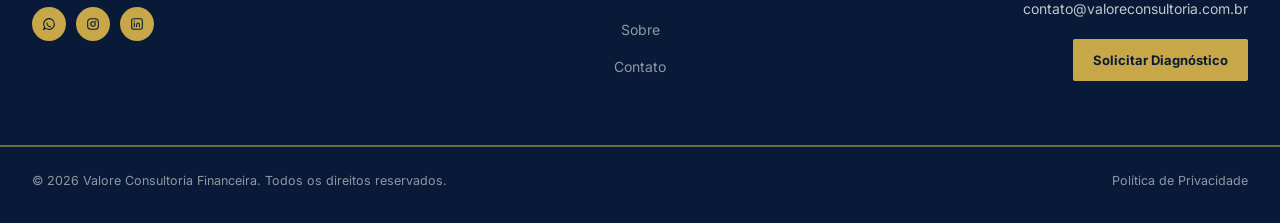
<file: sobre.html>
<!DOCTYPE html>
<html lang="pt-BR">
<head>
<meta charset="UTF-8">
<meta name="viewport" content="width=device-width, initial-scale=1.0">
<title>Sobre — Valore Consultoria Financeira</title>
<meta name="description" content="Conheça o consultor e a equipe por trás da Valore Consultoria Financeira, e o método próprio que orienta o nosso trabalho.">
<link rel="preconnect" href="https://fonts.googleapis.com">
<link rel="preconnect" href="https://fonts.gstatic.com" crossorigin>
<link href="https://fonts.googleapis.com/css2?family=Source+Serif+4:opsz,wght@8..60,400;8..60,500;8..60,600;8..60,700&family=Inter:wght@400;500;600&family=IBM+Plex+Mono:wght@400;500&display=swap" rel="stylesheet">
<link rel="stylesheet" href="style.css">
<link rel="icon" type="image/png" href="valore-icon-square.png">
<script>
  (function () {
    try {
      var saved = localStorage.getItem('valore-theme');
      if (saved === 'dark') document.documentElement.setAttribute('data-theme', 'dark');
    } catch (e) {}
  })();
</script>
</head>
<body>

<header>
  <div class="nav-wrap">
    <a href="index.html" class="logo">
      <img src="valore-logo-white.png" alt="Valore Consultoria Financeira" class="logo-img">
    </a>
    <nav>
      <ul>
        <li><a href="index.html">Início</a></li>
        <li><a href="sobre.html" class="active">Sobre</a></li>
        <li><a href="serviços.html">Serviços</a></li>
        <li><a href="contato.html">Contato</a></li>
      </ul>
    </nav>
    <div class="nav-right">
      <button id="theme-toggle" class="theme-toggle" aria-label="Alternar modo escuro" type="button">
        <svg class="icon-sun" viewBox="0 0 24 24" fill="none"><circle cx="12" cy="12" r="4.2" stroke="currentColor" stroke-width="1.6"/><path d="M12 3v2.2M12 18.8V21M21 12h-2.2M5.2 12H3M18.4 5.6l-1.55 1.55M7.15 16.85 5.6 18.4M18.4 18.4l-1.55-1.55M7.15 7.15 5.6 5.6" stroke="currentColor" stroke-width="1.6" stroke-linecap="round"/></svg>
        <svg class="icon-moon" viewBox="0 0 24 24" fill="none"><path d="M20 14.5A8.5 8.5 0 1 1 9.5 4a6.8 6.8 0 0 0 10.5 10.5z" stroke="currentColor" stroke-width="1.6" stroke-linejoin="round"/></svg>
      </button>
      <a href="contato.html" class="nav-cta">Fale conosco</a>
    </div>
  </div>
</header>

<section class="quem-somos">
  <div class="container quem-somos-grid">
    <div class="quem-somos-photo">
      <img src="Reunioes-de-consenso.png" alt="Reunião de consultoria financeira Valore">
    </div>
    <div class="quem-somos-text">
      <div class="eyebrow">Quem somos</div>
      <h1>Sobre a Valore Consultoria</h1>
      <p>A Valore Consultoria Financeira nasceu da convicção de que toda empresa em crise tem um caminho de volta — desde que tenha o diagnóstico certo e o parceiro adequado.</p>
      <blockquote class="quem-somos-highlight">
        Nossa metodologia própria foi desenvolvida ao longo de anos de atuação em reestruturações financeiras em empresas de diferentes portes e setores no Brasil.
      </blockquote>
      <p>Mais do que resolver a crise imediata, capacitamos os gestores para que a empresa nunca mais precise chegar a esse ponto. Educação financeira é o pilar que sustenta a recuperação duradoura.</p>
      <a href="#equipe" class="btn btn-outline-dark">Conheça nossa equipe →</a>
    </div>
  </div>
</section>

<section>
  <div class="container">
    <div class="section-head section-head-center">
      <div class="eyebrow">Quem faz acontecer</div>
      <h2>Equipe</h2>
    </div>
    <div class="team-grid" id="equipe">
      <div class="team-member">
        <div class="team-photo" style="background-image: url('Nicole.jpg'); background-size:cover; background-position:center;"></div>
        <h4>Nicole Lorrayne</h4>
        <span>Controller Financeiro</span>
      </div>
      <div class="team-member">
        <div class="team-photo" style="background-image: url('Karolyne.jpg'); background-size:cover; background-position:center;"></div>
<h4>Karolyne Estevam</h4>
        <span>Consultora de Reestruturação</span>
      </div>
      <div class="team-member">
        <div class="team-photo" style="background-image: url('Emanuelly.jpg'); background-size:cover; background-position:center;"></div>
<h4>Emanuelly Morais</h4>
        <span>Educadora Financeira Corporativa</span>
      </div>
    </div>
  </div>
</section>

<section class="section-alt">
  <div class="container">
    <div class="section-head">
      <div class="eyebrow">O que nos guia</div>
      <h2>Nossos valores</h2>
    </div>
    <div class="values-grid">
      <div class="value-card">
        <div class="value-mark"></div>
        <h3>Clareza antes de conforto</h3>
        <p>Preferimos mostrar um número desconfortável a entregar um relatório bonito que não muda a realidade da empresa.</p>
      </div>
      <div class="value-card">
        <div class="value-mark"></div>
        <h3>Autonomia do cliente</h3>
        <p>O objetivo final não é depender de nós para sempre — é deixar a liderança da empresa capaz de tomar suas próprias decisões financeiras.</p>
      </div>
      <div class="value-card">
        <div class="value-mark"></div>
        <h3>Método sobre improviso</h3>
        <p>Cada recomendação segue uma metodologia testada, não uma opinião pontual sobre o momento da empresa.</p>
      </div>
    </div>
  </div>
</section>

<section class="method">
  <div class="container">
    <div class="section-head">
      <div class="eyebrow">Como trabalhamos</div>
      <h2>Método Valore</h2>
      <p>Toda a nossa atuação segue uma metodologia própria e estruturada em quatro etapas sequenciais.</p>
    </div>
    <div class="method-line">
      <div class="method-step">
        <span class="step-label">ETAPA 01</span>
        <h3>Diagnóstico</h3>
        <p>Raio-x financeiro completo: fluxo de caixa, endividamento, margens e riscos operacionais.</p>
      </div>
      <div class="method-step">
        <span class="step-label">ETAPA 02</span>
        <h3>Estrutura</h3>
        <p>Reorganização de processos financeiros, governança e definição de indicadores de acompanhamento.</p>
      </div>
      <div class="method-step">
        <span class="step-label">ETAPA 03</span>
        <h3>Educação</h3>
        <p>Capacitação da liderança e das equipes para sustentar as mudanças na rotina da empresa.</p>
      </div>
      <div class="method-step">
        <span class="step-label">ETAPA 04</span>
        <h3>Monitoramento</h3>
        <p>Acompanhamento contínuo dos indicadores, com ajustes de rota conforme a realidade do negócio.</p>
      </div>
    </div>
  </div>
</section>

<section class="cta-band">
  <div class="container">
    <h2>Quer conversar com a nossa equipe?</h2>
    <p>Agende uma conversa inicial, sem compromisso, e descubra por onde começar.</p>
    <a href="contato.html" class="btn btn-primary">Falar com um consultor</a>
  </div>
</section>

<footer>
  <div class="container">
    <div class="footer-top">
      <div>
        <img src="valore-logo-white.png" alt="Valore Consultoria Financeira" class="footer-logo-img">
        <p class="footer-tagline">Recuperando empresas. Construindo futuros.</p>
        <div class="footer-social">
          <a href="#" aria-label="WhatsApp">
            <svg viewBox="0 0 24 24" fill="none"><path d="M20 12a8 8 0 10-14.5 4.6L4 20l3.5-1.4A8 8 0 0020 12z" stroke="currentColor" stroke-width="1.6"/><path d="M9 10.5c0 3 2.5 5.5 5.5 5.5" stroke="currentColor" stroke-width="1.6" stroke-linecap="round"/></svg>
          </a>
          <a href="#" aria-label="Instagram">
            <svg viewBox="0 0 24 24" fill="none"><rect x="4" y="4" width="16" height="16" rx="5" stroke="currentColor" stroke-width="1.6"/><circle cx="12" cy="12" r="3.4" stroke="currentColor" stroke-width="1.6"/><circle cx="16.2" cy="7.8" r="1" fill="currentColor"/></svg>
          </a>
          <a href="#" aria-label="LinkedIn">
            <svg viewBox="0 0 24 24" fill="none"><rect x="4" y="4" width="16" height="16" rx="3" stroke="currentColor" stroke-width="1.6"/><line x1="8" y1="10.5" x2="8" y2="16" stroke="currentColor" stroke-width="1.6" stroke-linecap="round"/><circle cx="8" cy="7.6" r="0.9" fill="currentColor"/><path d="M11.5 16v-3.2c0-1.3 1-2.2 2.2-2.2s2 .9 2 2.2V16" stroke="currentColor" stroke-width="1.6" stroke-linecap="round"/></svg>
          </a>
        </div>
      </div>
      <div>
        <h4>Navegação</h4>
        <ul class="footer-links">
          <li><a href="index.html">Início</a></li>
          <li><a href="serviços.html">Serviços</a></li>
          <li><a href="sobre.html">Sobre</a></li>
          <li><a href="contato.html">Contato</a></li>
        </ul>
      </div>
      <div>
        <h4>Atendimento</h4>
        <p class="footer-attend-label">Atendimento nacional</p>
        <p class="footer-attend-label">De segunda a sexta, 9h às 18h</p>
        <p class="footer-attend-email"><a href="mailto:contato@valoreconsultoria.com.br">contato@valoreconsultoria.com.br</a></p>
        <a href="contato.html" class="footer-cta-btn">Solicitar Diagnóstico</a>
      </div>
    </div>
  </div>
  <div class="footer-wide-line"></div>
  <div class="container">
    <div class="footer-bottom">
      <span>© 2026 Valore Consultoria Financeira. Todos os direitos reservados.</span>
      <a href="#" class="footer-legal-link">Política de Privacidade</a>
    </div>
  </div>
</footer>

<div id="cookie-consent" class="cookie-consent">
  <div class="cookie-consent-icon">
    <svg viewBox="0 0 24 24" fill="none"><path d="M12 3l7 3v6c0 4.5-3 8-7 9-4-1-7-4.5-7-9V6l7-3z" stroke="currentColor" stroke-width="1.6" stroke-linejoin="round"/><path d="M9 12l2 2 4-4" stroke="currentColor" stroke-width="1.6" stroke-linecap="round" stroke-linejoin="round"/></svg>
  </div>
  <h5>Sua privacidade é importante para nós</h5>
  <p>Usamos cookies para melhorar sua experiência no site e entender como ele é utilizado. Para saber mais, veja nossa <a href="#">Política de Privacidade</a>.</p>
  <div class="cookie-consent-actions">
    <button id="cookie-more" type="button" class="cookie-more-btn">Mais opções</button>
    <button id="cookie-accept" type="button" class="cookie-accept-btn">Aceitar</button>
  </div>
</div>

<script src="theme.js"></script>
<script src="cookie-consent.js"></script>
</body>
</html>
</file>
<file: style.css>
:root{
  --navy-deep: #081A38;
  --navy: #0B2651;
  --slate: #5A6670;
  --gray-line: #D8DEE4;
  --gray-bg: #F1F3F5;
  --white: #FFFFFF;
  --brass: #B99339;
  --brass-soft: #C8A748;
  --steel: #87929A;
  --font-display: 'Source Serif 4', serif;
  --font-body: 'Inter', sans-serif;
  --font-mono: 'IBM Plex Mono', monospace;
}

*{ margin:0; padding:0; box-sizing:border-box; }
html{ scroll-behavior:smooth; }

body, body *{
  transition: background-color 0.35s ease, color 0.35s ease, border-color 0.35s ease, fill 0.35s ease;
}

body{
  font-family: var(--font-body);
  color: var(--navy-deep);
  background: var(--white);
  line-height:1.6;
  -webkit-font-smoothing:antialiased;
}

a{ color:inherit; text-decoration:none; }
img, svg{ display:block; max-width:100%; }

.container{
  max-width:1120px;
  margin:0 auto;
  padding:0 32px;
}

h1,h2,h3,h4{
  font-family: var(--font-display);
  font-weight:600;
  letter-spacing:-0.01em;
  color: var(--navy-deep);
}

.eyebrow{
  font-family: var(--font-mono);
  font-size:12px;
  letter-spacing:0.14em;
  text-transform:uppercase;
  color: var(--brass);
  display:flex;
  align-items:center;
  gap:10px;
  margin-bottom:18px;
}
.eyebrow::before{
  content:"";
  width:22px;
  height:1px;
  background: var(--brass);
  display:inline-block;
}

/* ---------- Header ---------- */
header{
  position:fixed;
  top:0; left:0; right:0;
  z-index:100;
  background: var(--navy-deep);
  border-bottom: 1px solid rgba(255,255,255,0.08);
}
.nav-wrap{
  max-width:1120px;
  margin:0 auto;
  padding:16px 32px;
  display:flex;
  align-items:center;
  justify-content:space-between;
}
.logo{ display:flex; align-items:center; }
.logo-img{ height:24px; width:auto; display:block; }

nav ul{
  list-style:none;
  display:flex;
  gap:36px;
}
nav a{
  color: rgba(255,255,255,0.75);
  font-size:14px;
  font-weight:500;
  transition: color 0.2s ease;
  position:relative;
  padding-bottom:4px;
}
nav a:hover{ color: var(--white); }
nav a.active{ color: var(--white); }
nav a.active::after{
  content:"";
  position:absolute;
  left:0; right:0; bottom:0;
  height:2px;
  background: var(--brass-soft);
}
.nav-cta{
  border:1px solid rgba(255,255,255,0.3);
  padding:9px 18px;
  border-radius:2px;
  font-size:13px;
  color:var(--white) !important;
}
.nav-cta:hover{ background: var(--white); color: var(--navy-deep) !important; }

.nav-right{ display:flex; align-items:center; gap:14px; }
.theme-toggle{
  width:38px; height:38px;
  flex-shrink:0;
  border-radius:50%;
  border:1px solid rgba(255,255,255,0.3);
  background:transparent;
  color: var(--white);
  display:flex;
  align-items:center;
  justify-content:center;
  cursor:pointer;
  padding:0;
  transition: background 0.2s ease;
}
.theme-toggle:hover{ background: rgba(255,255,255,0.1); }
.theme-toggle svg{ width:18px; height:18px; }
.theme-toggle .icon-moon{ display:none; }
[data-theme="dark"] .theme-toggle .icon-sun{ display:none; }
[data-theme="dark"] .theme-toggle .icon-moon{ display:block; }

/* ---------- Page header (inner pages) ---------- */
.page-hero{
  background: var(--navy-deep);
  color: var(--white);
  padding:170px 0 90px;
  position:relative;
  overflow:hidden;
}
.page-hero .hero-grid-lines{ opacity:0.6; }
.page-hero .container{ position:relative; z-index:2; max-width:760px; }
.page-hero h1{
  color: var(--white);
  font-size:40px;
  line-height:1.2;
}
.page-hero p{
  margin-top:20px;
  font-size:16.5px;
  color: rgba(255,255,255,0.68);
  max-width:600px;
}
.hero-grid-lines{
  position:absolute;
  inset:0;
  background-image:
    linear-gradient(rgba(255,255,255,0.04) 1px, transparent 1px),
    linear-gradient(90deg, rgba(255,255,255,0.04) 1px, transparent 1px);
  background-size: 64px 64px;
  z-index:1;
  mask-image: radial-gradient(ellipse at 70% 40%, black, transparent 70%);
}

/* ---------- Hero (home) ---------- */
.hero{
  position:relative;
  background:
    linear-gradient(100deg, #081A38 0%, rgba(8,26,56,0.94) 32%, rgba(8,26,56,0.78) 55%, rgba(8,26,56,0.55) 100%),
    radial-gradient(ellipse 900px 500px at 78% 15%, rgba(200,167,72,0.10), transparent 60%),
    url('Reunião.jpg') center 30% / cover no-repeat,
    linear-gradient(165deg, #0c2247 0%, var(--navy-deep) 55%, #050f22 100%);
  color: var(--white);
  padding:120px 0 70px;
  min-height:840px;
  display:flex;
  flex-direction:column;
  justify-content:flex-end;
  overflow:hidden;
}
.hero-skyline{
  position:absolute;
  left:0; right:0; bottom:0;
  height:280px;
  z-index:1;
  pointer-events:none;
}
.hero .container{
  position:relative;
  z-index:2;
  width: min(1120px, 100%);
  margin-left:auto;
  margin-right:auto;
}
.hero-content-narrow{ max-width:600px; }
.hero-visual{
  position:absolute;
  top:0; right:0; bottom:0;
  width:56%;
  z-index:1;
  opacity:0.9;
}
@media (max-width:1100px){
  .hero-visual{ display:none; }
}
.hero-eyebrow{
  font-family: var(--font-mono);
  font-size:12px;
  letter-spacing:0.14em;
  text-transform:uppercase;
  color: var(--brass-soft);
  margin-bottom:22px;
}
.hero h1{
  color: var(--white);
  font-size:44px;
  line-height:1.22;
  font-weight:600;
}
.hero h1 em{ font-style:normal; color: var(--brass-soft); }
.hero p{
  margin-top:22px;
  font-size:17px;
  color: rgba(255,255,255,0.68);
  max-width:520px;
}
.hero-actions{ margin-top:34px; display:flex; gap:16px; flex-wrap:wrap; }

.btn{
  display:inline-block;
  padding:14px 28px;
  font-size:14px;
  font-weight:600;
  border-radius:2px;
  transition: all 0.2s ease;
  cursor:pointer;
  border:1px solid transparent;
}
.btn-primary{ background: var(--brass-soft); color: var(--navy-deep); }
.btn-primary:hover{ background: #d8bb63; }
.btn-outline{ border-color: rgba(255,255,255,0.3); color: var(--white); }
.btn-outline:hover{ border-color: var(--white); background: rgba(255,255,255,0.06); }
.btn-dark{ background: var(--navy-deep); color: var(--white); }
.btn-dark:hover{ background: var(--navy); }

/* Self-assessment risk card */
.risk-card{
  margin-top:44px;
  background: rgba(255,255,255,0.05);
  border:1px solid rgba(255,255,255,0.12);
  backdrop-filter: blur(6px);
  padding:22px 26px;
  border-radius:3px;
  max-width:560px;
}
.risk-card-label{
  display:block;
  font-family: var(--font-mono);
  font-size:12px;
  letter-spacing:0.06em;
  text-transform:uppercase;
  color: rgba(255,255,255,0.6);
  margin-bottom:16px;
}
.risk-options{ display:flex; gap:12px; flex-wrap:wrap; }
.risk-pill{
  display:flex;
  align-items:center;
  gap:8px;
  padding:9px 16px;
  border-radius:20px;
  font-size:13.5px;
  font-weight:600;
  border:1px solid;
  transition: all 0.2s ease;
}
.risk-pill svg{ width:15px; height:15px; }
.risk-alerta{ color:#E8B84B; border-color: rgba(232,184,75,0.45); background: rgba(232,184,75,0.08); }
.risk-alerta:hover{ background: rgba(232,184,75,0.18); }
.risk-critico{ color:#E58A3D; border-color: rgba(229,138,61,0.45); background: rgba(229,138,61,0.08); }
.risk-critico:hover{ background: rgba(229,138,61,0.18); }
.risk-emergencia{ color:#E2604F; border-color: rgba(226,96,79,0.45); background: rgba(226,96,79,0.08); }
.risk-emergencia:hover{ background: rgba(226,96,79,0.18); }

/* ---------- Section basics ---------- */
section{ padding:110px 0; }
.section-head{ max-width:640px; margin-bottom:64px; }
.section-head h2{ font-size:34px; line-height:1.25; }
.section-head p{ margin-top:16px; color: var(--slate); font-size:16px; }
.section-head-center{ margin-left:auto; margin-right:auto; text-align:center; }
.section-head-center .eyebrow{ justify-content:center; }
.section-alt{ background: var(--gray-bg); }

.section-foot-link{
  margin-top:48px;
}
.text-link{
  font-size:14px;
  font-weight:600;
  color: var(--navy);
  border-bottom:1px solid var(--brass);
  padding-bottom:2px;
}
.text-link:hover{ color: var(--brass); }

/* ---------- Desafios ---------- */
.challenge-grid{
  display:grid;
  grid-template-columns: repeat(3, 1fr);
  gap:1px;
  background: var(--gray-line);
  border:1px solid var(--gray-line);
}
.challenge-card{ background: var(--white); padding:36px 32px; }
.challenge-card .num{
  font-family: var(--font-mono);
  font-size:12px;
  color: var(--brass);
  margin-bottom:16px;
  display:block;
}
.challenge-card h3{ font-size:19px; margin-bottom:10px; }
.challenge-card p{ color: var(--slate); font-size:14.5px; }

/* ---------- Serviços ---------- */
.services-grid{
  display:grid;
  grid-template-columns: repeat(2, 1fr);
  gap:1px;
  background: var(--gray-line);
  border:1px solid var(--gray-line);
}
.services-grid.single-col{ grid-template-columns: 1fr; max-width:820px; }

/* ---------- Serviços — formato pílula, centralizado ---------- */
.services-pill-list{
  max-width:760px;
  margin:0 auto;
  display:flex;
  flex-direction:column;
  gap:20px;
}
.service-pill{
  display:flex;
  align-items:center;
  gap:22px;
  background: var(--gray-bg);
  border-radius:20px;
  padding:22px 26px;
  transition: background 0.2s ease, transform 0.2s ease;
}
.service-pill:hover{ background:#e7ebee; transform:translateY(-2px); }
.service-pill-icon{
  flex-shrink:0;
  width:56px; height:56px;
  border-radius:16px;
  background: var(--navy-deep);
  display:flex;
  align-items:center;
  justify-content:center;
}
.service-pill-icon svg{ width:26px; height:26px; color: var(--brass-soft); }
.service-pill-text h3{ font-size:17.5px; margin-bottom:5px; }
.service-pill-text p{ font-size:14px; line-height:1.55; color: var(--slate); }

[data-theme="dark"] .service-pill{ background:#10233D; }
[data-theme="dark"] .service-pill:hover{ background:#132A49; }
[data-theme="dark"] .service-pill-text p{ color: rgba(255,255,255,0.6); }

/* ---------- Desafios (home) — cards com ícone, número flutuante e espaçamento ---------- */
.challenge-grid-v2{
  display:grid;
  grid-template-columns: repeat(3, 1fr);
  gap:28px;
}
.challenge-card-v2{
  position:relative;
  background: var(--white);
  border:1px solid var(--gray-line);
  border-radius:20px;
  padding:32px 28px;
  overflow:hidden;
  transition: transform 0.2s ease, box-shadow 0.2s ease;
}
.challenge-card-v2:hover{
  transform:translateY(-4px);
  box-shadow: 0 12px 28px rgba(8,26,56,0.1);
}
.challenge-num-bg{
  position:absolute;
  top:-10px;
  right:8px;
  font-family: var(--font-display);
  font-size:72px;
  font-weight:600;
  color: var(--gray-bg);
  z-index:0;
  line-height:1;
}
.challenge-icon{
  position:relative;
  z-index:1;
  width:52px; height:52px;
  border-radius:14px;
  background: var(--navy-deep);
  display:flex;
  align-items:center;
  justify-content:center;
  margin-bottom:20px;
}
.challenge-icon svg{ width:24px; height:24px; color: var(--brass-soft); }
.challenge-card-v2 h3{ position:relative; z-index:1; font-size:18px; margin-bottom:10px; }
.challenge-card-v2 p{ position:relative; z-index:1; color: var(--slate); font-size:14.5px; }

[data-theme="dark"] .challenge-card-v2{ background:#10233D; border-color: rgba(255,255,255,0.1); }
[data-theme="dark"] .challenge-num-bg{ color: rgba(255,255,255,0.05); }
[data-theme="dark"] .challenge-card-v2 p{ color: rgba(255,255,255,0.6); }

/* ---------- Serviços (home teaser) — grid de pílulas 2 colunas ---------- */
.services-pill-grid{
  display:grid;
  grid-template-columns: repeat(2, 1fr);
  gap:20px;
}
.services-pill-grid .service-pill{ align-items:flex-start; }

@media (max-width:900px){
  .challenge-grid-v2{ grid-template-columns:1fr; }
  .services-pill-grid{ grid-template-columns:1fr; }
}

@media (max-width:600px){
  .service-pill{ flex-direction:column; align-items:flex-start; text-align:left; gap:14px; }
}
.service-card{ background: var(--white); padding:40px; transition: background 0.25s ease; }
.service-card:hover{ background: var(--gray-bg); }
.service-card .num{
  font-family: var(--font-mono);
  font-size:12px;
  color: var(--slate);
  margin-bottom:20px;
  display:block;
}
.service-card h3{ font-size:20px; margin-bottom:12px; }
.service-card p{ color: var(--slate); font-size:15px; }

/* ---------- Método ---------- */
.method{ background: var(--navy-deep); color: var(--white); }
.method .section-head h2, .method .eyebrow{ color: var(--white); }
.method .section-head p{ color: rgba(255,255,255,0.65); }
.method-line{
  position:relative;
  display:grid;
  grid-template-columns: repeat(4, 1fr);
  gap:40px;
}
.method-line::before{
  content:"";
  position:absolute;
  top:11px; left:0; right:0;
  height:1px;
  background: rgba(255,255,255,0.15);
}
.method-step{ position:relative; padding-top:44px; }
.method-step::before{
  content:"";
  position:absolute;
  top:0; left:0;
  width:22px; height:22px;
  border-radius:50%;
  background: var(--navy-deep);
  border:1px solid var(--brass-soft);
}
.method-step::after{
  content:"";
  position:absolute;
  top:7px; left:7px;
  width:8px; height:8px;
  border-radius:50%;
  background: var(--brass-soft);
}
.method-step .step-label{
  font-family: var(--font-mono);
  font-size:12px;
  color: var(--brass-soft);
  letter-spacing:0.08em;
  display:block;
  margin-bottom:10px;
}
.method-step h3{ color: var(--white); font-size:19px; margin-bottom:10px; }
.method-step p{ color: rgba(255,255,255,0.62); font-size:14.5px; }

/* ---------- Sobre ---------- */
.about-wrap{
  display:grid;
  grid-template-columns: 0.9fr 1.1fr;
  gap:70px;
  align-items:start;
}
.about-photo{
  aspect-ratio: 4/5;
  background: linear-gradient(160deg, var(--navy) 0%, var(--navy-deep) 100%);
  border-radius:2px;
  position:relative;
  overflow:hidden;
}
.about-photo::after{
  content:"VALORE";
  position:absolute;
  bottom:24px; left:24px;
  font-family: var(--font-mono);
  font-size:12px;
  color: rgba(255,255,255,0.5);
  letter-spacing:0.1em;
}
.about-text h3{ font-size:26px; margin-bottom:6px; }
.about-role{
  font-family: var(--font-mono);
  font-size:13px;
  color: var(--brass);
  margin-bottom:22px;
  display:block;
}
.about-text p{ color: var(--slate); font-size:15.5px; margin-bottom:16px; }
.about-creds{
  margin-top:28px;
  display:grid;
  grid-template-columns: repeat(2,1fr);
  gap:20px;
  border-top:1px solid var(--gray-line);
  padding-top:24px;
}
.about-creds div span{
  display:block;
  font-family: var(--font-mono);
  font-size:24px;
  color: var(--navy-deep);
  margin-bottom:4px;
}
.about-creds div small{ color: var(--slate); font-size:13px; }

.team-note{
  margin-top:48px;
  padding:20px 24px;
  background: var(--gray-bg);
  border-left:3px solid var(--brass);
  font-size:14px;
  color: var(--slate);
}

/* team grid (extra team members) */
.team-grid{
  margin-top:56px;
  display:grid;
  grid-template-columns: repeat(3,1fr);
  gap:28px;
}
.team-member{ text-align:left; }
.team-photo{
  aspect-ratio:1/1;
  border-radius:16px;
  background: linear-gradient(160deg, var(--steel) 0%, var(--navy) 130%);
  margin-bottom:16px;
}
.team-member h4{ font-size:16px; margin-bottom:2px; }
.team-member span{
  font-family: var(--font-mono);
  font-size:12px;
  color: var(--slate);
}

/* ---------- Valores (about page) ---------- */
.values-grid{
  display:grid;
  grid-template-columns: repeat(3,1fr);
  gap:32px;
}
.value-card{ padding:0; }
.value-card h3{ font-size:18px; margin-bottom:10px; }
.value-card p{ color: var(--slate); font-size:14.5px; }
.value-mark{
  width:34px; height:2px;
  background: var(--brass);
  margin-bottom:20px;
}

/* ---------- Depoimentos ---------- */
.testimonial-grid{
  display:grid;
  grid-template-columns: repeat(3, 1fr);
  gap:28px;
}
.testimonial-card{
  background: var(--white);
  border:1px solid var(--gray-line);
  padding:32px;
  display:flex;
  flex-direction:column;
  gap:20px;
}
.quote-mark{
  font-family: var(--font-display);
  font-size:40px;
  color: var(--brass-soft);
  line-height:1;
}
.testimonial-card p.quote{ font-size:15px; color: var(--navy); flex-grow:1; }
.testimonial-author{
  display:flex;
  flex-direction:column;
  border-top:1px solid var(--gray-line);
  padding-top:16px;
}
.testimonial-author strong{ font-size:14px; }
.testimonial-author span{ font-size:13px; color: var(--slate); }

/* ---------- CTA banda ---------- */
.cta-band{
  background: var(--navy-deep);
  color: var(--white);
  text-align:center;
  padding:90px 0;
}
.cta-band h2{ color: var(--white); font-size:30px; margin-bottom:16px; }
.cta-band p{ color: rgba(255,255,255,0.65); max-width:520px; margin:0 auto 32px; }

/* ---------- Contato ---------- */
.contact-wrap{
  display:grid;
  grid-template-columns: 0.9fr 1.1fr;
  gap:70px;
}
.contact-info h2{ font-size:32px; margin-bottom:20px; }
.contact-info p{ color: var(--slate); margin-bottom:32px; font-size:15.5px; }
.contact-detail{ display:flex; gap:14px; margin-bottom:22px; align-items:flex-start; }
.contact-detail .icon{ width:18px; height:18px; margin-top:3px; flex-shrink:0; color: var(--brass); }
.contact-detail strong{ display:block; font-size:14px; }
.contact-detail span{ font-size:14px; color: var(--slate); }

.map-frame{
  margin-top:32px;
  aspect-ratio: 16/9;
  background: var(--gray-bg);
  border:1px solid var(--gray-line);
  display:flex;
  align-items:center;
  justify-content:center;
  font-family: var(--font-mono);
  font-size:12px;
  color: var(--slate);
  letter-spacing:0.05em;
}

/* ---------- Diagnóstico gratuito (contato hero) ---------- */
.page-hero .diagnostic-grid{ max-width:1120px; }

/* ---------- Quem somos (Sobre — foto + texto) ---------- */
.quem-somos{ padding:170px 0 100px; background: var(--white); }
.quem-somos-grid{
  display:grid;
  grid-template-columns: 1fr 1fr;
  gap:64px;
  align-items:center;
}
.quem-somos-photo{
  border-radius:2px;
  overflow:hidden;
  aspect-ratio: 4/3.3;
}
.quem-somos-photo img{
  width:100%;
  height:100%;
  object-fit:cover;
  display:block;
}
.quem-somos-text h1{ font-size:34px; margin:14px 0 20px; line-height:1.25; }
.quem-somos-text p{ color: var(--slate); font-size:15.5px; margin-bottom:18px; }
.quem-somos-highlight{
  display:block;
  margin:24px 0;
  padding:2px 0 2px 20px;
  border-left:3px solid var(--brass);
  font-size:15.5px;
  font-weight:600;
  font-style:normal;
  color: var(--navy-deep);
}
.btn-outline-dark{
  border:1px solid var(--navy-deep);
  color: var(--navy-deep);
  background:transparent;
}
.btn-outline-dark:hover{ background: var(--navy-deep); color: var(--white); }
@media (max-width:900px){
  .quem-somos-grid{ grid-template-columns:1fr; gap:36px; }
}
.diagnostic-hero{ padding-bottom:100px; }
.diagnostic-grid{
  display:grid;
  grid-template-columns: 0.85fr 1.15fr;
  gap:64px;
  align-items:start;
  max-width:1120px;
}
.diagnostic-copy h1{ font-size:38px; margin-top:10px; }
.diagnostic-lead{
  margin-top:26px;
  font-size:14px;
  font-weight:600;
  letter-spacing:0.03em;
  color: rgba(255,255,255,0.85);
  text-transform:uppercase;
  font-family: var(--font-mono);
  font-size:12px;
}
.diagnostic-list{
  list-style:none;
  margin-top:20px;
  display:flex;
  flex-direction:column;
  gap:18px;
}
.diagnostic-list li{
  display:flex;
  align-items:flex-start;
  gap:14px;
  font-size:15.5px;
  color: rgba(255,255,255,0.82);
  line-height:1.5;
}
.diagnostic-list .num{
  flex-shrink:0;
  width:24px; height:24px;
  border-radius:50%;
  background: var(--brass-soft);
  color: var(--navy-deep);
  font-family: var(--font-mono);
  font-size:12px;
  font-weight:600;
  display:flex;
  align-items:center;
  justify-content:center;
  margin-top:1px;
}

.diagnostic-form{
  background: rgba(255,255,255,0.04);
  border:1px solid rgba(255,255,255,0.12);
  border-radius:2px;
  padding:36px;
}
.diagnostic-form .form-row{ display:grid; grid-template-columns:1fr 1fr; gap:20px; }
.diagnostic-form .field{ margin-bottom:20px; }
.diagnostic-form .field label{
  display:block;
  font-family: var(--font-mono);
  font-size:11px;
  letter-spacing:0.06em;
  text-transform:uppercase;
  color: rgba(255,255,255,0.55);
  margin-bottom:9px;
}
.diagnostic-form .field input,
.diagnostic-form .field textarea,
.diagnostic-form .field select{
  width:100%;
  padding:13px 14px;
  border:1px solid rgba(255,255,255,0.18);
  background: rgba(8,26,56,0.55);
  font-family: var(--font-body);
  font-size:14px;
  color: var(--white);
  border-radius:2px;
}
.diagnostic-form .field input::placeholder,
.diagnostic-form .field textarea::placeholder{ color: rgba(255,255,255,0.35); }
.diagnostic-form .field select{ color: rgba(255,255,255,0.85); }
.diagnostic-form .field select option{ color: var(--navy-deep); }
.diagnostic-form .field input:focus,
.diagnostic-form .field textarea:focus,
.diagnostic-form .field select:focus{
  outline:2px solid var(--brass-soft);
  outline-offset:1px;
  border-color: var(--brass-soft);
}
.diagnostic-form .field textarea{ resize:vertical; min-height:100px; }

.submit-btn-lg{
  width:100%;
  background: var(--brass-soft);
  color: var(--navy-deep);
  border:none;
  padding:17px;
  font-size:15px;
  font-weight:700;
  cursor:pointer;
  border-radius:2px;
  transition: background 0.2s ease;
}
.submit-btn-lg:hover{ background:#d8bb63; }
.submit-btn-lg:disabled{ opacity:0.7; cursor:default; }
.form-note-dark{ font-size:12.5px; color: rgba(255,255,255,0.45); margin-top:14px; text-align:center; }

.contact-channels-grid{
  display:grid;
  grid-template-columns: repeat(4, 1fr);
  gap:32px;
  margin-bottom:8px;
}
.contact-channels-grid .contact-detail{ margin-bottom:0; }

form{ background: var(--gray-bg); padding:40px; border:1px solid var(--gray-line); }
.form-row{ display:grid; grid-template-columns:1fr 1fr; gap:20px; }
.field{ margin-bottom:20px; }
.field label{ display:block; font-size:13px; font-weight:600; margin-bottom:8px; color: var(--navy-deep); }
.field input, .field textarea, .field select{
  width:100%;
  padding:12px 14px;
  border:1px solid var(--gray-line);
  background: var(--white);
  font-family: var(--font-body);
  font-size:14px;
  color: var(--navy-deep);
  border-radius:1px;
}
.field input:focus, .field textarea:focus, .field select:focus{
  outline:2px solid var(--brass);
  outline-offset:1px;
  border-color: var(--brass);
}
.field textarea{ resize:vertical; min-height:110px; }
.submit-btn{
  width:100%;
  background: var(--navy-deep);
  color: var(--white);
  border:none;
  padding:15px;
  font-size:14px;
  font-weight:600;
  cursor:pointer;
  transition: background 0.2s ease;
}
.submit-btn:hover{ background: var(--navy); }
.form-note{ font-size:12.5px; color: var(--slate); margin-top:14px; text-align:center; }

/* ---------- FAQ — acordeão ---------- */
.faq-layout{
  display:grid;
  grid-template-columns: 1fr 320px;
  gap:48px;
  align-items:start;
}
.faq-accordion{
  display:flex;
  flex-direction:column;
  gap:14px;
}
.faq-item{
  background: var(--white);
  border:1px solid var(--gray-line);
  border-radius:14px;
  overflow:hidden;
  transition: border-color 0.2s ease, box-shadow 0.2s ease;
}
.faq-item.is-open{
  border-color: var(--brass-soft);
  box-shadow: 0 6px 20px rgba(8,26,56,0.08);
}
.faq-question{
  width:100%;
  display:flex;
  align-items:center;
  justify-content:space-between;
  gap:16px;
  padding:20px 24px;
  background:none;
  border:none;
  cursor:pointer;
  text-align:left;
  font-family: var(--font-body);
  font-weight:600;
  font-size:15px;
  color: var(--navy-deep);
}
.faq-chevron{
  flex-shrink:0;
  width:20px; height:20px;
  color: var(--brass);
  transition: transform 0.25s ease;
}
.faq-item.is-open .faq-chevron{ transform:rotate(180deg); }
.faq-answer{
  max-height:0;
  overflow:hidden;
  transition: max-height 0.3s ease;
}
.faq-item.is-open .faq-answer{ max-height:200px; }
.faq-answer p{
  padding:0 24px 20px;
  color: var(--slate);
  font-size:14.5px;
  line-height:1.6;
}

[data-theme="dark"] .faq-item{ background:#10233D; border-color: rgba(255,255,255,0.1); }
[data-theme="dark"] .faq-item.is-open{ border-color: var(--brass-soft); }
[data-theme="dark"] .faq-question{ color:#fff; }
[data-theme="dark"] .faq-answer p{ color: rgba(255,255,255,0.6); }

.faq-side-card{
  background: var(--navy-deep);
  border-radius:18px;
  padding:32px 26px;
  color: var(--white);
  position:sticky;
  top:100px;
}
.faq-side-icon{
  width:48px; height:48px;
  border-radius:14px;
  background: rgba(255,255,255,0.1);
  display:flex;
  align-items:center;
  justify-content:center;
  margin-bottom:18px;
}
.faq-side-icon svg{ width:24px; height:24px; color: var(--brass-soft); }
.faq-side-card h3{ color: var(--white); font-size:18px; margin-bottom:10px; }
.faq-side-card p{ color: rgba(255,255,255,0.65); font-size:14px; line-height:1.55; margin-bottom:22px; }
.faq-side-btn{ width:100%; text-align:center; display:block; }

@media (max-width:900px){
  .faq-layout{ grid-template-columns:1fr; }
  .faq-side-card{ position:static; }
}

/* ---------- Footer ---------- */
footer{ background: var(--navy-deep); color: rgba(255,255,255,0.55); padding:64px 0 32px; }
footer .container{ max-width:1360px; }
.footer-top{
  display:grid;
  grid-template-columns: 1fr auto 1fr;
  align-items:start;
  gap:24px;
  padding-bottom:40px;
  margin-bottom:24px;
}
.footer-top > div:first-child{ justify-self:start; }
.footer-top > div:nth-child(2){ justify-self:center; text-align:center; }
.footer-top > div:last-child{ justify-self:end; text-align:right; }
.footer-logo-img{ height:22px; width:auto; margin-bottom:16px; }
.footer-top > div > p{ font-size:14px; color: rgba(255,255,255,0.5); max-width:280px; }
.footer-tagline{ margin-bottom:20px !important; }
.footer-social{ display:flex; gap:10px; }
.footer-social a{
  width:34px; height:34px;
  border-radius:50%;
  background: var(--brass-soft);
  color: var(--navy-deep);
  display:flex;
  align-items:center;
  justify-content:center;
  transition: background 0.2s ease;
}
.footer-social a:hover{ background: #d8bb63; }
.footer-social svg{ width:16px; height:16px; }
.footer-attend-label{ font-size:14px; color: rgba(255,255,255,0.5); margin-bottom:6px; }
.footer-attend-email{ margin-bottom:18px; }
.footer-attend-email a{ font-size:14px; color: rgba(255,255,255,0.75); }
.footer-attend-email a:hover{ color: var(--white); }
.footer-cta-btn{
  display:inline-block;
  background: var(--brass-soft);
  color: var(--navy-deep);
  font-size:13px;
  font-weight:700;
  padding:11px 20px;
  border-radius:2px;
  transition: background 0.2s ease;
}
.footer-cta-btn:hover{ background: #d8bb63; }
.footer-legal-link{ color: rgba(255,255,255,0.55); }
.footer-legal-link:hover{ color: var(--white); }
.footer-top h4{
  color: var(--white);
  font-family: var(--font-mono);
  font-size:12px;
  letter-spacing:0.1em;
  text-transform:uppercase;
  margin-bottom:18px;
  font-weight:500;
}
.footer-links{ list-style:none; display:flex; flex-direction:column; gap:12px; }
.footer-links a{ font-size:14px; color: rgba(255,255,255,0.55); }
.footer-links a:hover{ color: var(--white); }
.footer-wide-line{
  max-width:1400px;
  margin:0 auto;
  height:2px;
  background: var(--brass-soft);
  opacity:0.55;
}
.footer-bottom{ font-size:12.5px; display:flex; justify-content:space-between; flex-wrap:wrap; gap:10px; padding-top:24px; }

/* ---------- Responsive ---------- */
@media (max-width: 900px){
  nav ul{ display:none; }
  .hero h1{ font-size:32px; }
  .risk-card{ padding:18px; }
  .risk-options{ flex-direction:column; }
  .risk-pill{ justify-content:flex-start; }
  .page-hero h1{ font-size:30px; }
  .challenge-grid, .services-grid, .values-grid, .team-grid{ grid-template-columns:1fr; }
  .method-line{ grid-template-columns:1fr; gap:36px; }
  .method-line::before{ display:none; }
  .about-wrap, .contact-wrap{ grid-template-columns:1fr; }
  .diagnostic-grid{ grid-template-columns:1fr; gap:40px; }
  .contact-channels-grid{ grid-template-columns:1fr 1fr; }
  .testimonial-grid{ grid-template-columns:1fr; }
  .form-row{ grid-template-columns:1fr; }
  .about-creds{ grid-template-columns:1fr 1fr; }
  .footer-top{ grid-template-columns:1fr; gap:32px; }
}

/* ================= MODO ESCURO ================= */
[data-theme="dark"] body{ background:#0A1B33; color: rgba(255,255,255,0.82); }

[data-theme="dark"] h1,
[data-theme="dark"] h2,
[data-theme="dark"] h3,
[data-theme="dark"] h4{ color: #F1F3F5; }

[data-theme="dark"] .section-alt{ background:#0F2540; }

[data-theme="dark"] .section-head p{ color: rgba(255,255,255,0.6); }

[data-theme="dark"] .challenge-grid,
[data-theme="dark"] .services-grid{ background: rgba(255,255,255,0.12); border-color: rgba(255,255,255,0.12); }

[data-theme="dark"] .challenge-card,
[data-theme="dark"] .service-card,
[data-theme="dark"] .testimonial-card{ background:#10233D; }
[data-theme="dark"] .service-card:hover{ background:#132A49; }
[data-theme="dark"] .challenge-card p,
[data-theme="dark"] .service-card p,
[data-theme="dark"] .service-card .num{ color: rgba(255,255,255,0.6); }

[data-theme="dark"] .testimonial-card{ border-color: rgba(255,255,255,0.12); }
[data-theme="dark"] .testimonial-card p.quote{ color: rgba(255,255,255,0.8); }
[data-theme="dark"] .testimonial-author{ border-color: rgba(255,255,255,0.12); }
[data-theme="dark"] .testimonial-author span{ color: rgba(255,255,255,0.5); }

[data-theme="dark"] .text-link{ color: var(--brass-soft); border-color: var(--brass-soft); }

[data-theme="dark"] .contact-wrap form{ background:#10233D; border-color: rgba(255,255,255,0.12); }
[data-theme="dark"] .contact-wrap .field input,
[data-theme="dark"] .contact-wrap .field textarea,
[data-theme="dark"] .contact-wrap .field select{ background:#0A1B33; border-color: rgba(255,255,255,0.18); color:#fff; }
[data-theme="dark"] .form-note{ color: rgba(255,255,255,0.5); }
[data-theme="dark"] .contact-info p{ color: rgba(255,255,255,0.6); }
[data-theme="dark"] .contact-detail strong{ color:#fff; }
[data-theme="dark"] .contact-detail span{ color: rgba(255,255,255,0.6); }

[data-theme="dark"] .map-frame{ background:#10233D; border-color: rgba(255,255,255,0.12); color: rgba(255,255,255,0.5); }

[data-theme="dark"] .quem-somos{ background:#0A1B33; }
[data-theme="dark"] .quem-somos-text p{ color: rgba(255,255,255,0.65); }

[data-theme="dark"] .about-text p{ color: rgba(255,255,255,0.65); }
[data-theme="dark"] .about-creds{ border-color: rgba(255,255,255,0.12); }
[data-theme="dark"] .about-creds span{ color:#fff; }
[data-theme="dark"] .about-creds small{ color: rgba(255,255,255,0.5); }

[data-theme="dark"] .team-note{ background:#10233D; color: rgba(255,255,255,0.6); }
[data-theme="dark"] .team-member span{ color: rgba(255,255,255,0.5); }

[data-theme="dark"] .value-card p{ color: rgba(255,255,255,0.6); }

[data-theme="dark"] .diagnostic-lead{ color: rgba(255,255,255,0.85); }

/* ---------- Aviso de cookies / privacidade ---------- */
.cookie-consent{
  position:fixed;
  right:24px;
  bottom:24px;
  z-index:200;
  width:340px;
  max-width:calc(100% - 32px);
  background: var(--white);
  border-radius:6px;
  box-shadow: 0 8px 30px rgba(8,26,56,0.25), 0 2px 8px rgba(8,26,56,0.12);
  padding:28px 24px 24px;
  opacity:0;
  transform: translateY(16px);
  pointer-events:none;
  transition: opacity 0.35s ease, transform 0.35s ease, background-color 0.35s ease;
}
.cookie-consent.is-visible{
  opacity:1;
  transform:translateY(0);
  pointer-events:auto;
}
.cookie-consent-icon{
  width:44px; height:44px;
  border-radius:50%;
  background: var(--navy-deep);
  display:flex;
  align-items:center;
  justify-content:center;
  margin-bottom:16px;
}
.cookie-consent-icon svg{ width:22px; height:22px; color: var(--brass-soft); }
.cookie-consent h5{
  font-family: var(--font-display);
  font-size:16px;
  font-weight:600;
  color: var(--navy-deep);
  margin-bottom:10px;
}
.cookie-consent p{
  font-size:13.5px;
  line-height:1.55;
  color: var(--slate);
  margin-bottom:18px;
}
.cookie-consent p a{
  color: var(--navy);
  font-weight:600;
  text-decoration:underline;
  text-underline-offset:2px;
}
.cookie-consent-actions{
  display:flex;
  align-items:center;
  justify-content:space-between;
  gap:12px;
}
.cookie-more-btn{
  background:none;
  border:none;
  padding:0;
  font-size:13px;
  font-weight:600;
  color: var(--slate);
  cursor:pointer;
  text-decoration:underline;
  text-underline-offset:2px;
}
.cookie-more-btn:hover{ color: var(--navy-deep); }
.cookie-accept-btn{
  background: var(--brass-soft);
  color: var(--navy-deep);
  border:none;
  padding:10px 22px;
  border-radius:4px;
  font-size:13px;
  font-weight:700;
  cursor:pointer;
  transition: background 0.2s ease;
}
.cookie-accept-btn:hover{ background:#d8bb63; }

[data-theme="dark"] .cookie-consent{ background:#10233D; box-shadow:0 8px 30px rgba(0,0,0,0.4); }
[data-theme="dark"] .cookie-consent h5{ color:#fff; }
[data-theme="dark"] .cookie-consent p{ color: rgba(255,255,255,0.65); }
[data-theme="dark"] .cookie-consent p a{ color: var(--brass-soft); }
[data-theme="dark"] .cookie-more-btn{ color: rgba(255,255,255,0.6); }
[data-theme="dark"] .cookie-more-btn:hover{ color:#fff; }

@media (max-width:480px){
  .cookie-consent{ right:16px; bottom:16px; left:16px; width:auto; }
}
</file>
